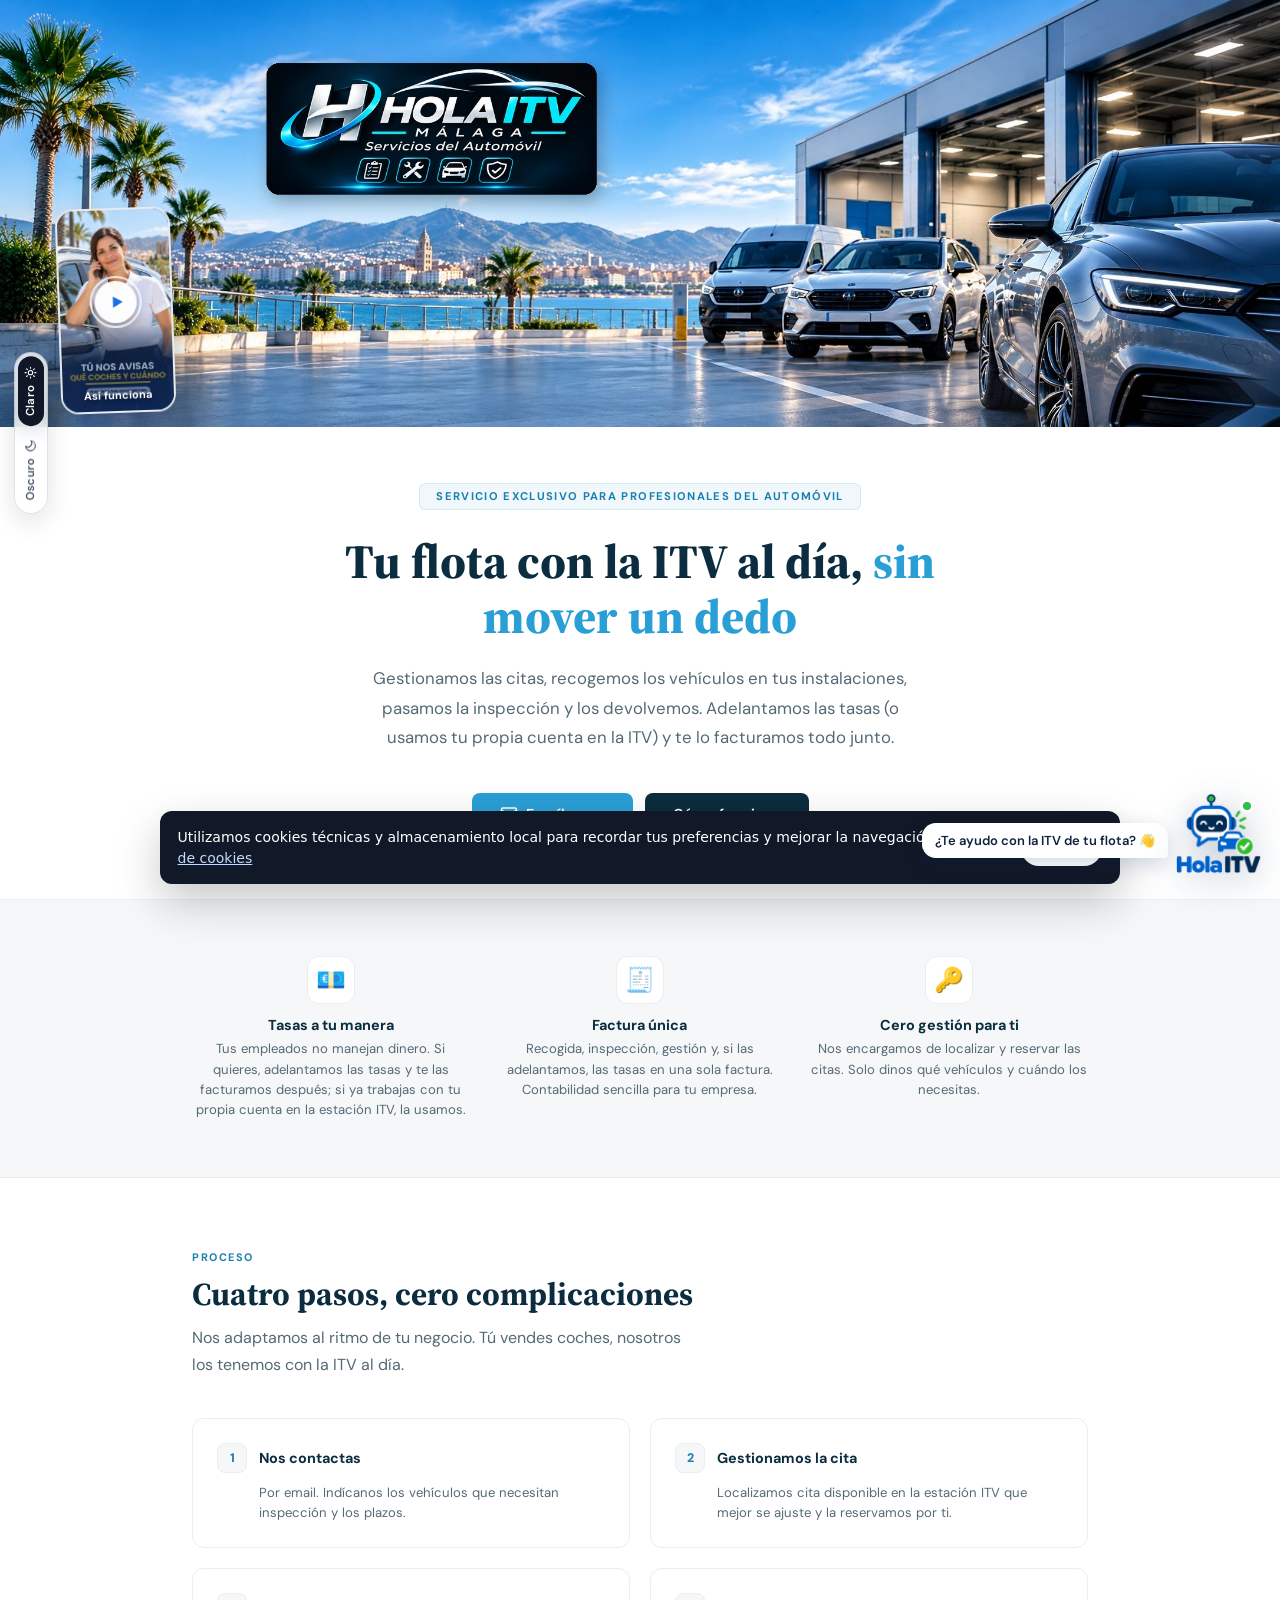
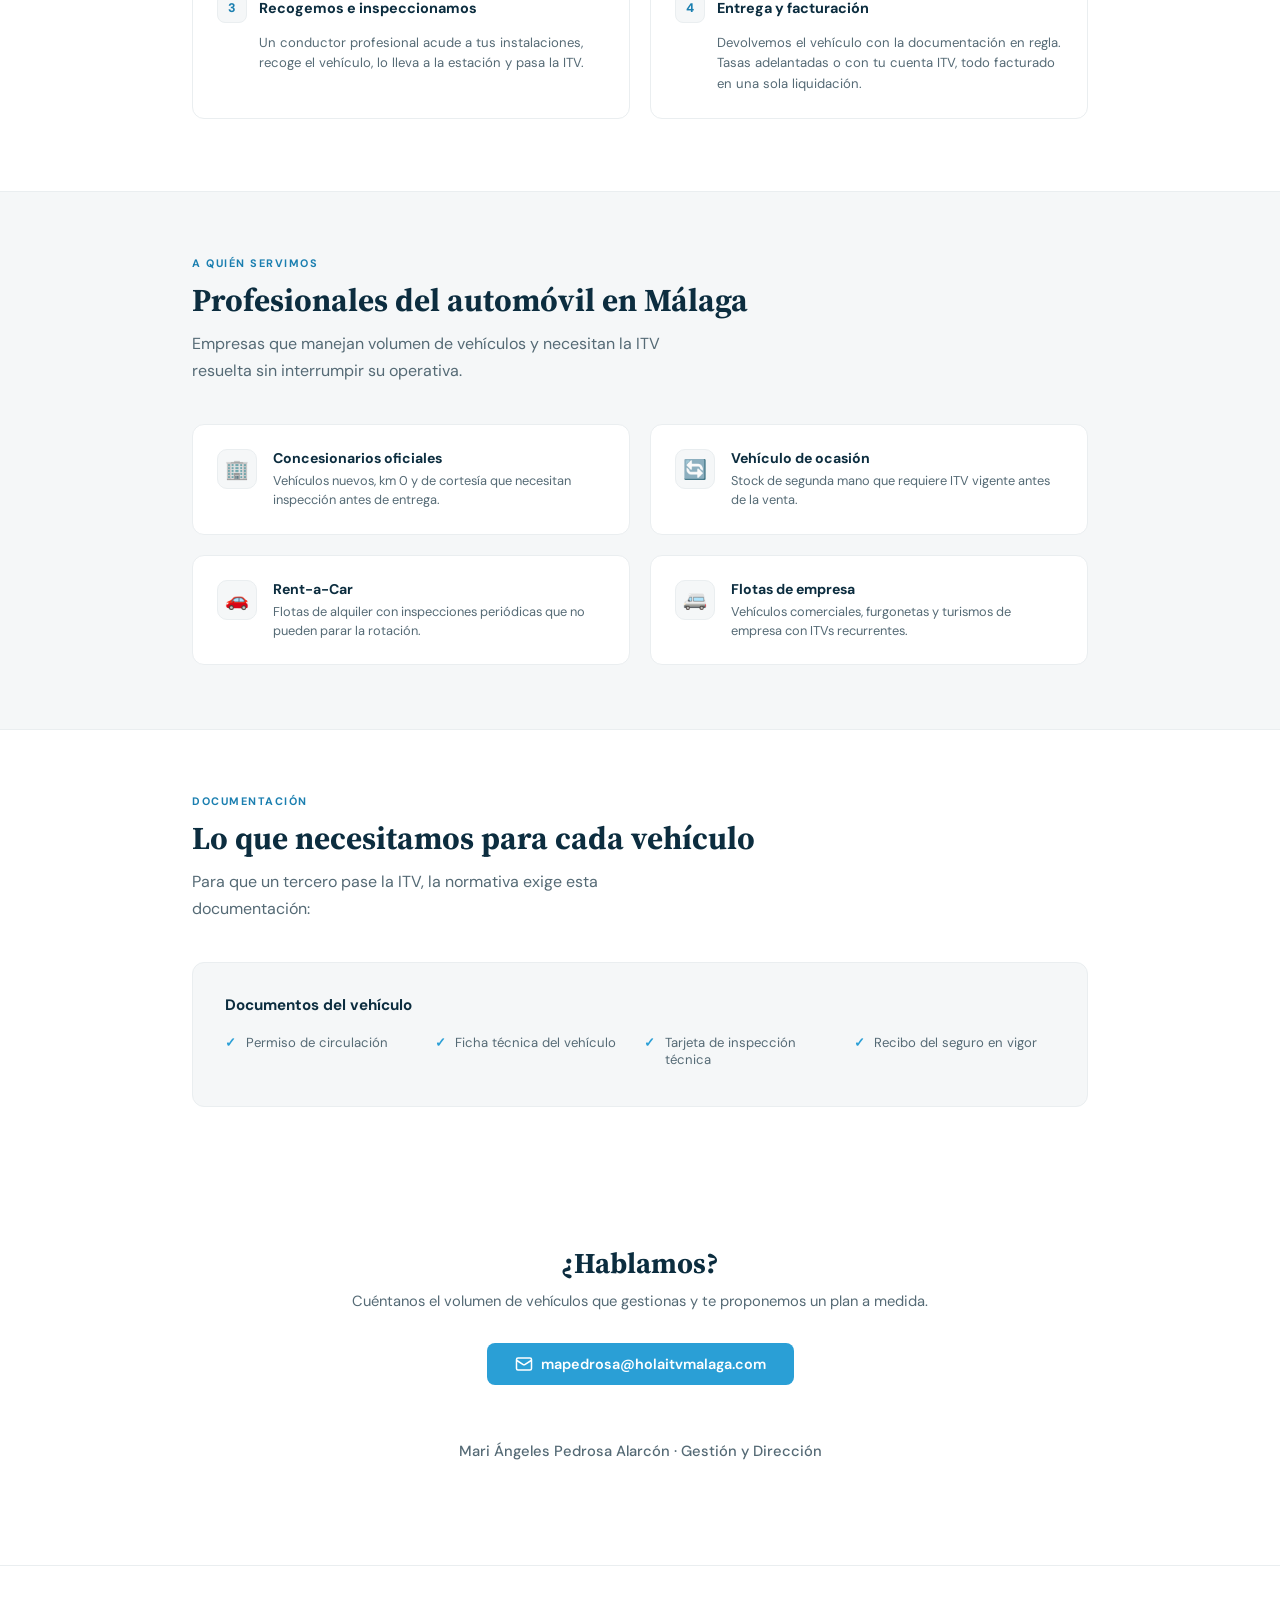
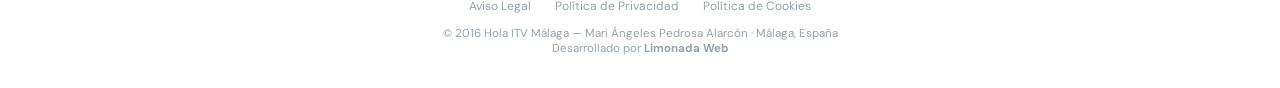
<file: index.html>
﻿<!DOCTYPE html>
<html lang="es">
<head>
<meta charset="UTF-8">
<meta name="viewport" content="width=device-width, initial-scale=1.0">
<link rel="icon" type="image/png" sizes="32x32" href="/favicon-32.png?v=2">
<link rel="apple-touch-icon" sizes="180x180" href="/apple-touch-icon.png?v=2">
<title>Hola ITV Málaga — Gestión integral de ITV para profesionales del automóvil</title>
<meta name="description" content="Servicio profesional de gestión de ITV para concesionarios, rent-a-car y flotas en Málaga. Recogida, inspección y entrega. Adelantamos las tasas o usamos tu cuenta ITV, y facturamos todo junto.">
<link rel="preconnect" href="https://fonts.googleapis.com">
<link href="https://fonts.googleapis.com/css2?family=DM+Sans:ital,wght@0,400;0,500;0,600;0,700&family=Source+Serif+4:wght@600;700;800&display=swap" rel="stylesheet">
<style>
*,*::before,*::after{margin:0;padding:0;box-sizing:border-box}
:root{
  --blue:#2a9fd6;--blue-dark:#1b7fb0;--blue-deeper:#0e5a7e;--navy:#0c2d3f;
  --white:#ffffff;--gray-50:#f5f7f8;--gray-100:#eaeef0;--gray-200:#d2d9dd;
  --gray-400:#94a3ab;--gray-600:#556a75;--gray-800:#2a3a42;
}
html{scroll-behavior:smooth;font-size:16px}
body{font-family:'DM Sans',sans-serif;color:var(--gray-800);background:var(--white);overflow-x:hidden;-webkit-font-smoothing:antialiased}
.container{max-width:960px;margin:0 auto;padding:0 2rem}

.nav{padding:1.25rem 0;border-bottom:1px solid var(--gray-100);background:var(--white);position:sticky;top:0;z-index:100}
.nav .container{display:flex;align-items:center;justify-content:space-between}
.logo-block{display:flex;align-items:center;gap:.65rem;text-decoration:none}
.logo-icon{width:42px;height:42px;background:var(--blue);border-radius:10px;display:flex;align-items:center;justify-content:center;font-family:'Source Serif 4',serif;font-size:1.5rem;font-weight:800;color:var(--white)}
.logo-text{font-weight:700;font-size:.95rem;color:var(--navy);line-height:1.2}
.logo-text span{display:block;font-size:.65rem;font-weight:500;color:var(--gray-400);letter-spacing:.06em;text-transform:uppercase;margin-top:1px}
.nav-link{font-size:.85rem;font-weight:600;color:var(--blue-dark);text-decoration:none;padding:.55rem 1.25rem;border:1.5px solid var(--blue-dark);border-radius:8px;transition:all .2s}
.nav-link:hover{background:var(--blue-dark);color:var(--white)}

.hero{padding:0;text-align:center;background:var(--white)}
.hero-img{width:100%;aspect-ratio:2171/724;overflow:hidden;background:#dbe7f5}
.hero-img img{width:100%;height:100%;object-fit:cover;object-position:center;display:block}
.hero-content{padding:3.5rem 0 4rem}
.hero-tag{display:inline-block;font-size:.7rem;font-weight:700;letter-spacing:.12em;text-transform:uppercase;color:var(--blue-dark);background:rgba(42,159,214,.07);border:1px solid rgba(42,159,214,.15);padding:.35rem 1rem;border-radius:6px;margin-bottom:1.5rem}
.hero h1{font-family:'Source Serif 4',serif;font-size:clamp(2rem,4.5vw,3rem);font-weight:800;line-height:1.15;color:var(--navy);max-width:700px;margin:0 auto 1.25rem}
.hero h1 em{font-style:normal;color:var(--blue)}
.hero p{font-size:1.05rem;line-height:1.75;color:var(--gray-600);max-width:540px;margin:0 auto 2.5rem}
.hero-actions{display:flex;gap:.75rem;justify-content:center;flex-wrap:wrap}
.btn{display:inline-flex;align-items:center;gap:.5rem;padding:.75rem 1.75rem;border-radius:8px;font-weight:600;font-size:.9rem;text-decoration:none;transition:all .2s;border:none;cursor:pointer}
.btn-primary{background:var(--navy);color:var(--white)}
.btn-primary:hover{background:var(--blue-deeper)}
.btn-email{background:var(--blue);color:var(--white)}
.btn-email:hover{background:var(--blue-dark)}
.btn-email svg{flex-shrink:0}

.diff{padding:3.5rem 0;background:var(--gray-50);border-top:1px solid var(--gray-100);border-bottom:1px solid var(--gray-100)}
.diff-grid{display:grid;grid-template-columns:repeat(3,1fr);gap:2rem;text-align:center}
.diff-item .icon{font-size:1.5rem;width:48px;height:48px;border-radius:12px;background:var(--white);border:1px solid var(--gray-100);display:inline-flex;align-items:center;justify-content:center;margin-bottom:.75rem}
.diff-item h3{font-size:.9rem;font-weight:700;color:var(--navy);margin-bottom:.35rem}
.diff-item p{font-size:.82rem;color:var(--gray-600);line-height:1.55}

.process{padding:4.5rem 0;background:var(--white)}
.section-label{font-size:.68rem;font-weight:700;letter-spacing:.14em;text-transform:uppercase;color:var(--blue-dark);margin-bottom:.5rem}
.section-title{font-family:'Source Serif 4',serif;font-size:clamp(1.5rem,3vw,2rem);font-weight:700;color:var(--navy);margin-bottom:.5rem}
.section-desc{color:var(--gray-600);line-height:1.7;margin-bottom:2.5rem;max-width:500px}
.steps{display:grid;grid-template-columns:repeat(2,1fr);gap:1.25rem}
.step{padding:1.5rem;border-radius:12px;border:1px solid var(--gray-100);background:var(--white);transition:border-color .2s}
.step:hover{border-color:var(--blue)}
.step-head{display:flex;align-items:center;gap:.75rem;margin-bottom:.6rem}
.step-num{width:30px;height:30px;border-radius:8px;flex-shrink:0;background:var(--gray-50);border:1px solid var(--gray-100);display:flex;align-items:center;justify-content:center;font-size:.78rem;font-weight:800;color:var(--blue-dark)}
.step h3{font-size:.9rem;font-weight:700;color:var(--navy)}
.step p{font-size:.82rem;color:var(--gray-600);line-height:1.55;padding-left:calc(30px + .75rem)}

.clients{padding:4rem 0;background:var(--gray-50);border-top:1px solid var(--gray-100);border-bottom:1px solid var(--gray-100)}
.clients-grid{display:grid;grid-template-columns:repeat(2,1fr);gap:1.25rem}
.client-card{padding:1.5rem;border-radius:12px;background:var(--white);border:1px solid var(--gray-100);display:flex;gap:1rem;align-items:flex-start;transition:border-color .2s}
.client-card:hover{border-color:var(--blue)}
.client-icon{width:40px;height:40px;border-radius:10px;flex-shrink:0;background:var(--gray-50);border:1px solid var(--gray-100);display:flex;align-items:center;justify-content:center;font-size:1.2rem}
.client-card h3{font-size:.88rem;font-weight:700;color:var(--navy);margin-bottom:.25rem}
.client-card p{font-size:.8rem;color:var(--gray-600);line-height:1.5}

.docs{padding:4rem 0;background:var(--white)}
.docs-box{background:var(--gray-50);border:1px solid var(--gray-100);border-radius:12px;padding:2rem}
.docs-box h3{font-size:.95rem;font-weight:700;color:var(--navy);margin-bottom:.75rem}
.docs-list{list-style:none;display:grid;grid-template-columns:repeat(auto-fit,minmax(200px,1fr));gap:.5rem}
.docs-list li{font-size:.82rem;color:var(--gray-600);padding:.4rem 0;padding-left:1.3rem;position:relative}
.docs-list li::before{content:'✓';position:absolute;left:0;color:var(--blue);font-weight:700}

.cta{padding:4.5rem 0;text-align:center;background:var(--white)}
.cta h2{font-family:'Source Serif 4',serif;font-size:clamp(1.4rem,3vw,1.8rem);font-weight:700;color:var(--navy);margin-bottom:.5rem}
.cta>p,.cta .container>p{color:var(--gray-600);margin-bottom:2rem;font-size:.92rem}
.cta-name{font-size:.82rem;color:var(--gray-400);margin-top:1.5rem;font-weight:500}

footer{padding:2rem 0;border-top:1px solid var(--gray-100);text-align:center}
.footer-links{display:flex;justify-content:center;gap:1.5rem;flex-wrap:wrap;margin-bottom:.75rem}
.footer-links a{font-size:.75rem;color:var(--gray-400);text-decoration:none}
.footer-links a:hover{color:var(--blue-dark)}
.footer-copy{font-size:.72rem;color:var(--gray-400)}

@media(max-width:700px){
  .diff-grid{grid-template-columns:1fr;gap:1.5rem}
  .steps{grid-template-columns:1fr}
  .clients-grid{grid-template-columns:1fr}
  .hero-content{padding:2.5rem 0 2.5rem}
  .hero-img{height:220px}
  .hero-img img{object-position:30% center}
  .hero-actions{flex-direction:column;align-items:center}
  .btn{width:100%;max-width:300px;justify-content:center}
  .footer-links{flex-direction:column;gap:.5rem}
}
@keyframes fadeIn{from{opacity:0;transform:translateY(16px)}to{opacity:1;transform:translateY(0)}}
.hero-tag{animation:fadeIn .5s .05s both}
.hero h1{animation:fadeIn .5s .15s both}
.hero p{animation:fadeIn .5s .25s both}
.hero-actions{animation:fadeIn .5s .35s both}
</style>
<style>
.cookie-banner{position:fixed;left:1rem;right:1rem;bottom:1rem;z-index:9999;display:none;align-items:center;justify-content:space-between;gap:1rem;max-width:960px;margin:auto;padding:1rem 1.1rem;border-radius:12px;background:#111827;color:#fff;box-shadow:0 18px 45px rgba(0,0,0,.22);font:14px/1.45 system-ui,-apple-system,BlinkMacSystemFont,"Segoe UI",sans-serif}.cookie-banner.is-visible{display:flex}.cookie-banner p{margin:0}.cookie-banner a{color:#bfdbfe;text-decoration:underline}.cookie-banner button{border:0;border-radius:999px;background:#fff;color:#111827;font-weight:700;padding:.65rem 1rem;cursor:pointer;white-space:nowrap}@media(max-width:640px){.cookie-banner{flex-direction:column;align-items:flex-start}.cookie-banner button{width:100%}}
</style>
<style>.limonada-link{color:inherit;text-decoration:none;font-weight:700}.limonada-link:hover{text-decoration:underline;text-underline-offset:3px}</style>
<style>
/* Vídeo del servicio: mini bajo las palmeras; al tocarlo se abre a lo grande */
.hero-img{position:relative}
.hero-vid{position:absolute;z-index:3;left:4.5%;bottom:14px;width:clamp(96px,9vw,132px);aspect-ratio:9/16;padding:0;margin:0;border:2px solid rgba(255,255,255,.9);border-radius:18px;overflow:hidden;background:#0f2a5e;cursor:pointer;color:#fff;font:inherit;box-shadow:0 18px 36px -12px rgba(15,42,94,.6);transform:rotate(-2deg);transition:transform .3s cubic-bezier(.2,.8,.2,1);-webkit-tap-highlight-color:transparent}
.hero-vid:hover,.hero-vid:focus-visible{transform:rotate(0) scale(1.04);outline:none}
.hero-vid:focus-visible{box-shadow:0 0 0 3px #fff,0 18px 36px -12px rgba(15,42,94,.6)}
.hero-vid video{position:absolute;inset:0;width:100%;height:100%;object-fit:cover;display:block}
.hero-vid::after{content:"";position:absolute;inset:0;background:linear-gradient(180deg,rgba(0,0,0,0) 50%,rgba(15,42,94,.75) 100%)}
.hero-vid .vplay{position:absolute;z-index:2;left:50%;top:46%;width:42px;height:42px;margin:-21px 0 0 -21px;border-radius:50%;background:rgba(255,255,255,.95);color:#1b6fe0;display:grid;place-items:center;box-shadow:0 6px 16px rgba(0,0,0,.3)}
.hero-vid .vplay::before{content:"";position:absolute;inset:-5px;border-radius:50%;border:2px solid rgba(255,255,255,.8);animation:vpulse 2.4s ease-out infinite}
.hero-vid .vplay svg{width:18px;height:18px;margin-left:3px;fill:currentColor}
.hero-vid .vtxt{position:absolute;z-index:2;left:4px;right:4px;bottom:9px;font-size:11px;font-weight:700;line-height:1.2;text-align:center;text-shadow:0 1px 4px rgba(0,0,0,.5)}
@keyframes vpulse{0%{transform:scale(.85);opacity:.9}100%{transform:scale(1.55);opacity:0}}
.vbox{position:fixed;inset:0;z-index:100000;display:flex;align-items:center;justify-content:center;padding:24px;background:rgba(10,20,40,.92);-webkit-backdrop-filter:blur(6px);backdrop-filter:blur(6px)}
.vbox[hidden]{display:none}
.vbox video{display:block;height:min(92vh,92svh);max-width:100%;aspect-ratio:9/16;background:#000;border-radius:18px;box-shadow:0 40px 80px -20px rgba(0,0,0,.8)}
.vbox-x{position:absolute;z-index:2;top:14px;right:14px;width:44px;height:44px;border:0;border-radius:50%;background:rgba(255,255,255,.16);color:#fff;font-size:30px;line-height:1;cursor:pointer;display:grid;place-items:center;padding:0}
.vbox-x:hover{background:rgba(255,255,255,.3)}
html.vbox-abierta,html.vbox-abierta body{overflow:hidden}
@media(max-width:700px){
  .hero-vid{left:10px;bottom:8px;width:62px;border-width:1.5px;border-radius:11px;transform:rotate(-2deg)}
  .hero-vid .vplay{width:28px;height:28px;margin:-14px 0 0 -14px}
  .hero-vid .vplay::before{inset:-4px}
  .hero-vid .vplay svg{width:12px;height:12px;margin-left:2px}
  .hero-vid .vtxt{display:none}
  .vbox{padding:0;background:#000;-webkit-backdrop-filter:none;backdrop-filter:none}
  .vbox video{width:100%;height:auto;max-height:100vh;max-height:100svh;border-radius:0;box-shadow:none}
  .vbox-x{top:calc(10px + env(safe-area-inset-top,0px));right:12px;background:rgba(255,255,255,.22)}
}
@media(prefers-reduced-motion:reduce){.hero-vid,.hero-vid .vplay::before{animation:none;transition:none}}
</style>
<script>try{var t=localStorage.getItem('lw-theme')||(matchMedia('(prefers-color-scheme: dark)').matches?'dark':'light');if(t==='dark')document.documentElement.setAttribute('data-theme','dark')}catch(e){}</script>
<link rel="stylesheet" href="tema.css?v=4">
</head>
<body>

<section class="hero">
  <div class="hero-img"><img src="/hero-holaitv.jpg?v=2" alt="Hola ITV Málaga — Servicios del Automóvil" fetchpriority="high">
    <button type="button" class="hero-vid" data-video aria-label="Ver el vídeo: así funciona Hola ITV Málaga (40 segundos)">
      <video muted loop playsinline autoplay preload="metadata" poster="/video/holaitv-poster.webp" aria-hidden="true" tabindex="-1"><source src="/video/holaitv-mini.mp4" type="video/mp4"></video>
      <span class="vplay" aria-hidden="true"><svg viewBox="0 0 24 24"><path d="M7 4.5v15l13-7.5z"/></svg></span>
      <span class="vtxt" aria-hidden="true">Así funciona</span>
    </button>
  </div>
  <div class="vbox" id="vbox" hidden role="dialog" aria-modal="true" aria-label="Vídeo: así funciona Hola ITV Málaga">
    <button type="button" class="vbox-x" aria-label="Cerrar el vídeo">×</button>
    <video controls playsinline preload="none" poster="/video/holaitv-poster.webp" src="/video/holaitv-spot.mp4"></video>
  </div>
  <div class="container hero-content">
    <div class="hero-tag">Servicio exclusivo para profesionales del automóvil</div>
    <h1>Tu flota con la ITV al día, <em>sin mover un dedo</em></h1>
    <p>Gestionamos las citas, recogemos los vehículos en tus instalaciones, pasamos la inspección y los devolvemos. Adelantamos las tasas (o usamos tu propia cuenta en la ITV) y te lo facturamos todo junto.</p>
    <div class="hero-actions">
      <a href="mailto:mapedrosa@holaitvmalaga.com?subject=Solicitud%20de%20servicio%20ITV" class="btn btn-email">
        <svg width="18" height="18" viewBox="0 0 24 24" fill="none" stroke="currentColor" stroke-width="2"><rect x="2" y="4" width="20" height="16" rx="2"/><path d="m22 7-8.97 5.7a1.94 1.94 0 0 1-2.06 0L2 7"/></svg>
        Escríbenos
      </a>
      <a href="#proceso" class="btn btn-primary">Cómo funciona</a>
    </div>
  </div>
</section>

<section class="diff">
  <div class="container">
    <div class="diff-grid">
      <div class="diff-item">
        <div class="icon">💶</div>
        <h3>Tasas a tu manera</h3>
        <p>Tus empleados no manejan dinero. Si quieres, adelantamos las tasas y te las facturamos después; si ya trabajas con tu propia cuenta en la estación ITV, la usamos.</p>
      </div>
      <div class="diff-item">
        <div class="icon">🧾</div>
        <h3>Factura única</h3>
        <p>Recogida, inspección, gestión y, si las adelantamos, las tasas en una sola factura. Contabilidad sencilla para tu empresa.</p>
      </div>
      <div class="diff-item">
        <div class="icon">🔑</div>
        <h3>Cero gestión para ti</h3>
        <p>Nos encargamos de localizar y reservar las citas. Solo dinos qué vehículos y cuándo los necesitas.</p>
      </div>
    </div>
  </div>
</section>

<section class="process" id="proceso">
  <div class="container">
    <div class="section-label">Proceso</div>
    <h2 class="section-title">Cuatro pasos, cero complicaciones</h2>
    <p class="section-desc">Nos adaptamos al ritmo de tu negocio. Tú vendes coches, nosotros los tenemos con la ITV al día.</p>
    <div class="steps">
      <div class="step">
        <div class="step-head"><div class="step-num">1</div><h3>Nos contactas</h3></div>
        <p>Por email. Indícanos los vehículos que necesitan inspección y los plazos.</p>
      </div>
      <div class="step">
        <div class="step-head"><div class="step-num">2</div><h3>Gestionamos la cita</h3></div>
        <p>Localizamos cita disponible en la estación ITV que mejor se ajuste y la reservamos por ti.</p>
      </div>
      <div class="step">
        <div class="step-head"><div class="step-num">3</div><h3>Recogemos e inspeccionamos</h3></div>
        <p>Un conductor profesional acude a tus instalaciones, recoge el vehículo, lo lleva a la estación y pasa la ITV.</p>
      </div>
      <div class="step">
        <div class="step-head"><div class="step-num">4</div><h3>Entrega y facturación</h3></div>
        <p>Devolvemos el vehículo con la documentación en regla. Tasas adelantadas o con tu cuenta ITV, todo facturado en una sola liquidación.</p>
      </div>
    </div>
  </div>
</section>

<section class="clients">
  <div class="container">
    <div class="section-label">A quién servimos</div>
    <h2 class="section-title">Profesionales del automóvil en Málaga</h2>
    <p class="section-desc">Empresas que manejan volumen de vehículos y necesitan la ITV resuelta sin interrumpir su operativa.</p>
    <div class="clients-grid">
      <div class="client-card">
        <div class="client-icon">🏢</div>
        <div><h3>Concesionarios oficiales</h3><p>Vehículos nuevos, km 0 y de cortesía que necesitan inspección antes de entrega.</p></div>
      </div>
      <div class="client-card">
        <div class="client-icon">🔄</div>
        <div><h3>Vehículo de ocasión</h3><p>Stock de segunda mano que requiere ITV vigente antes de la venta.</p></div>
      </div>
      <div class="client-card">
        <div class="client-icon">🚗</div>
        <div><h3>Rent-a-Car</h3><p>Flotas de alquiler con inspecciones periódicas que no pueden parar la rotación.</p></div>
      </div>
      <div class="client-card">
        <div class="client-icon">🚐</div>
        <div><h3>Flotas de empresa</h3><p>Vehículos comerciales, furgonetas y turismos de empresa con ITVs recurrentes.</p></div>
      </div>
    </div>
  </div>
</section>

<section class="docs">
  <div class="container">
    <div class="section-label">Documentación</div>
    <h2 class="section-title">Lo que necesitamos para cada vehículo</h2>
    <p class="section-desc">Para que un tercero pase la ITV, la normativa exige esta documentación:</p>
    <div class="docs-box">
      <h3>Documentos del vehículo</h3>
      <ul class="docs-list">
        <li>Permiso de circulación</li>
        <li>Ficha técnica del vehículo</li>
        <li>Tarjeta de inspección técnica</li>
        <li>Recibo del seguro en vigor</li>
      </ul>
    </div>
  </div>
</section>

<section class="cta">
  <div class="container">
    <h2>¿Hablamos?</h2>
    <p>Cuéntanos el volumen de vehículos que gestionas y te proponemos un plan a medida.</p>
    <a href="mailto:mapedrosa@holaitvmalaga.com?subject=Solicitud%20de%20servicio%20ITV" class="btn btn-email" style="margin-bottom:2rem">
      <svg width="18" height="18" viewBox="0 0 24 24" fill="none" stroke="currentColor" stroke-width="2"><rect x="2" y="4" width="20" height="16" rx="2"/><path d="m22 7-8.97 5.7a1.94 1.94 0 0 1-2.06 0L2 7"/></svg>
      mapedrosa@holaitvmalaga.com
    </a>
    <p class="cta-name">Mari Ángeles Pedrosa Alarcón · Gestión y Dirección</p>
  </div>
</section>

<footer>
  <div class="container">
    <div class="footer-links">
      <a href="/aviso-legal.html">Aviso Legal</a>
      <a href="/politica-privacidad.html">Política de Privacidad</a>
      <a href="/politica-cookies.html">Política de Cookies</a>
    </div>
    <p class="footer-copy">© 2016 Hola ITV Málaga — Mari Ángeles Pedrosa Alarcón · Málaga, España</p>
    <p class="footer-copy">Desarrollado por <a class="limonada-link" href="https://www.limonadaweb.com/" target="_blank" rel="noopener">Limonada Web</a></p>
  </div>
</footer>

<div class="cookie-banner" id="cookie-banner" role="region" aria-label="Aviso de cookies">
  <p>Utilizamos cookies técnicas y almacenamiento local para recordar tus preferencias y mejorar la navegación. <a href="/politica-cookies.html">Política de cookies</a></p>
  <button type="button" id="cookie-accept">Aceptar</button>
</div>
<script>
(function(){
  var key = 'limonada_cookie_ok_holaitvmalaga';
  var banner = document.getElementById('cookie-banner');
  var button = document.getElementById('cookie-accept');
  if (!banner || !button) return;
  try { if (localStorage.getItem(key) === '1') return; } catch (e) {}
  banner.classList.add('is-visible');
  button.addEventListener('click', function(){
    try { localStorage.setItem(key, '1'); } catch (e) {}
    banner.classList.remove('is-visible');
  });
})();
</script>
<script>
/* Vídeo: la mini abre el vídeo en grande; Esc, la X o tocar fuera lo cierran */
(function(){
  var box=document.getElementById("vbox");if(!box)return;
  var v=box.querySelector("video"),x=box.querySelector(".vbox-x"),mini=document.querySelector(".hero-vid"),mv=mini?mini.querySelector("video"):null,last=null;
  var quieto=window.matchMedia&&matchMedia("(prefers-reduced-motion: reduce)").matches;
  function play(el){var p=el.play();if(p&&p.catch)p.catch(function(){})}
  function abrir(e){if(e){e.preventDefault();e.stopPropagation()}last=document.activeElement;box.hidden=false;document.documentElement.classList.add("vbox-abierta");if(mv)mv.pause();x.focus();play(v)}
  function cerrar(){if(box.hidden)return;box.hidden=true;document.documentElement.classList.remove("vbox-abierta");v.pause();try{v.currentTime=0}catch(err){}if(mv&&!quieto)play(mv);if(last&&last.focus)last.focus()}
  document.querySelectorAll("[data-video]").forEach(function(el){el.addEventListener("click",abrir)});
  x.addEventListener("click",cerrar);
  box.addEventListener("click",function(e){if(e.target===box)cerrar()});
  document.addEventListener("keydown",function(e){if(e.key==="Escape")cerrar()});
  v.addEventListener("ended",function(){setTimeout(cerrar,600)});
  if(mv){
    if(quieto){mv.removeAttribute("autoplay");mv.pause()}
    else if("IntersectionObserver" in window){new IntersectionObserver(function(es){es.forEach(function(en){if(box.hidden&&en.isIntersecting)play(mv);else mv.pause()})},{threshold:.2}).observe(mv)}
  }
})();
</script>
<script src="/holaitv-bot.js" defer></script>
<script src="tema.js?v=5" defer></script>
</body>
</html>
</file>
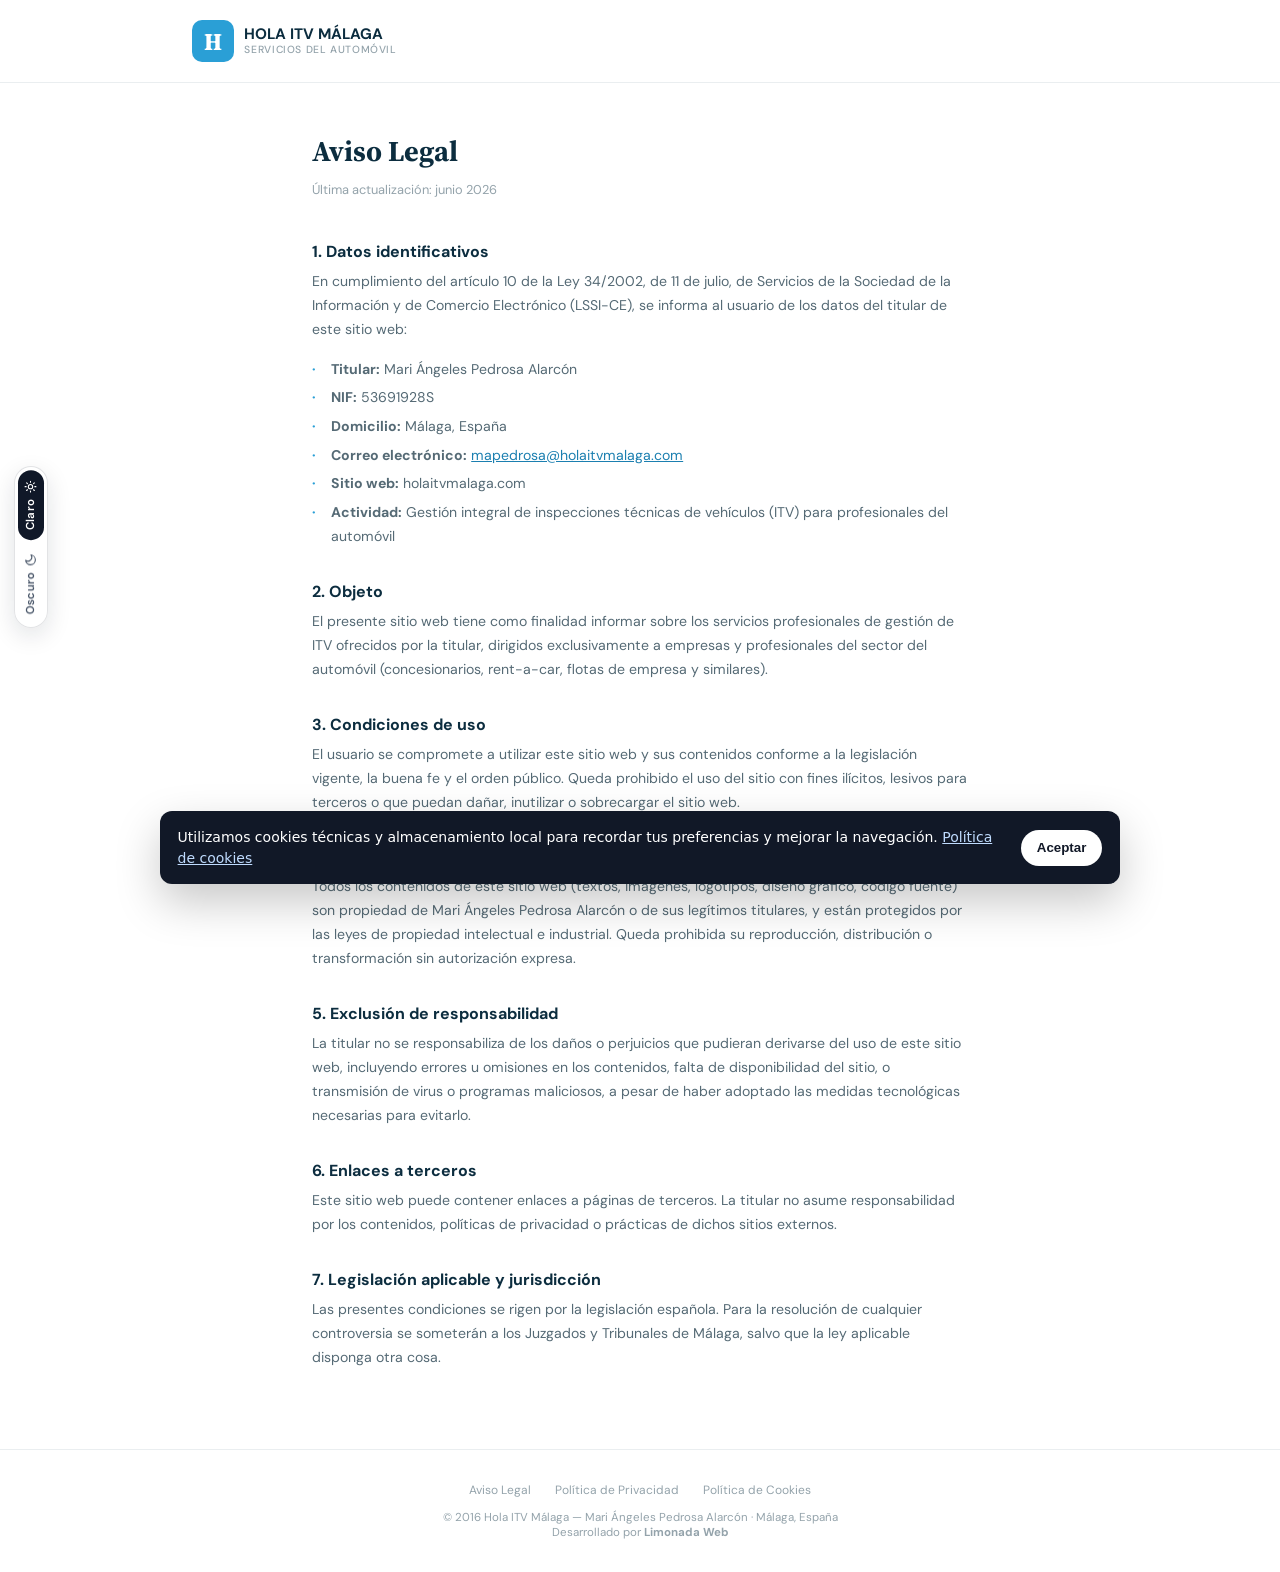
<file: aviso-legal.html>
﻿<!DOCTYPE html>
<html lang="es">
<head>
<meta charset="UTF-8">
<meta name="viewport" content="width=device-width, initial-scale=1.0">
<link rel="icon" type="image/png" sizes="32x32" href="/favicon-32.png?v=2">
<title>Aviso Legal — Hola ITV Málaga</title>
<link rel="preconnect" href="https://fonts.googleapis.com">
<link href="https://fonts.googleapis.com/css2?family=DM+Sans:wght@400;500;600;700&family=Source+Serif+4:wght@600;700;800&display=swap" rel="stylesheet">
<style>
*,*::before,*::after{margin:0;padding:0;box-sizing:border-box}
:root{--blue:#2a9fd6;--blue-dark:#1b7fb0;--navy:#0c2d3f;--white:#fff;--gray-50:#f5f7f8;--gray-100:#eaeef0;--gray-400:#94a3ab;--gray-600:#556a75;--gray-800:#2a3a42}
html{font-size:16px}body{font-family:'DM Sans',sans-serif;color:var(--gray-800);background:var(--white);-webkit-font-smoothing:antialiased}
.container{max-width:720px;margin:0 auto;padding:0 2rem}
.nav{padding:1.25rem 0;border-bottom:1px solid var(--gray-100);background:var(--white)}
.nav .nav-inner{max-width:960px;margin:0 auto;padding:0 2rem;display:flex;align-items:center;justify-content:space-between}
.logo-block{display:flex;align-items:center;gap:.65rem;text-decoration:none}
.logo-icon{width:42px;height:42px;background:var(--blue);border-radius:10px;display:flex;align-items:center;justify-content:center;font-family:'Source Serif 4',serif;font-size:1.5rem;font-weight:800;color:var(--white)}
.logo-text{font-weight:700;font-size:.95rem;color:var(--navy);line-height:1.2}
.logo-text span{display:block;font-size:.65rem;font-weight:500;color:var(--gray-400);letter-spacing:.06em;text-transform:uppercase;margin-top:1px}
.legal{padding:3rem 0 4rem}
.legal h1{font-family:'Source Serif 4',serif;font-size:1.8rem;font-weight:700;color:var(--navy);margin-bottom:.5rem}
.legal .updated{font-size:.8rem;color:var(--gray-400);margin-bottom:2.5rem}
.legal h2{font-size:1rem;font-weight:700;color:var(--navy);margin:2rem 0 .5rem}
.legal p{font-size:.88rem;color:var(--gray-600);line-height:1.7;margin-bottom:1rem}
.legal ul{list-style:none;margin-bottom:1rem}
.legal ul li{font-size:.88rem;color:var(--gray-600);line-height:1.7;padding-left:1.2rem;position:relative;margin-bottom:.3rem}
.legal ul li::before{content:'·';position:absolute;left:0;font-weight:700;color:var(--blue)}
.legal a{color:var(--blue-dark)}
footer{padding:2rem 0;border-top:1px solid var(--gray-100);text-align:center}
.footer-links{display:flex;justify-content:center;gap:1.5rem;flex-wrap:wrap;margin-bottom:.75rem}
.footer-links a{font-size:.75rem;color:var(--gray-400);text-decoration:none}
.footer-links a:hover{color:var(--blue-dark)}
.footer-copy{font-size:.72rem;color:var(--gray-400)}
</style>
<style>
.cookie-banner{position:fixed;left:1rem;right:1rem;bottom:1rem;z-index:9999;display:none;align-items:center;justify-content:space-between;gap:1rem;max-width:960px;margin:auto;padding:1rem 1.1rem;border-radius:12px;background:#111827;color:#fff;box-shadow:0 18px 45px rgba(0,0,0,.22);font:14px/1.45 system-ui,-apple-system,BlinkMacSystemFont,"Segoe UI",sans-serif}.cookie-banner.is-visible{display:flex}.cookie-banner p{margin:0}.cookie-banner a{color:#bfdbfe;text-decoration:underline}.cookie-banner button{border:0;border-radius:999px;background:#fff;color:#111827;font-weight:700;padding:.65rem 1rem;cursor:pointer;white-space:nowrap}@media(max-width:640px){.cookie-banner{flex-direction:column;align-items:flex-start}.cookie-banner button{width:100%}}
</style>
<style>.limonada-link{color:inherit;text-decoration:none;font-weight:700}.limonada-link:hover{text-decoration:underline;text-underline-offset:3px}</style>
<script>try{var t=localStorage.getItem('lw-theme')||(matchMedia('(prefers-color-scheme: dark)').matches?'dark':'light');if(t==='dark')document.documentElement.setAttribute('data-theme','dark')}catch(e){}</script>
<link rel="stylesheet" href="tema.css?v=4">
</head>
<body>
<nav class="nav"><div class="nav-inner">
  <a href="/" class="logo-block"><div class="logo-icon">H</div><div class="logo-text">HOLA ITV MÁLAGA<span>Servicios del Automóvil</span></div></a>
</div></nav>

<main class="legal">
<div class="container">
<h1>Aviso Legal</h1>
<p class="updated">Última actualización: junio 2026</p>

<h2>1. Datos identificativos</h2>
<p>En cumplimiento del artículo 10 de la Ley 34/2002, de 11 de julio, de Servicios de la Sociedad de la Información y de Comercio Electrónico (LSSI-CE), se informa al usuario de los datos del titular de este sitio web:</p>
<ul>
  <li><strong>Titular:</strong> Mari Ángeles Pedrosa Alarcón</li>
  <li><strong>NIF:</strong> 53691928S</li>
  <li><strong>Domicilio:</strong> Málaga, España</li>
  <li><strong>Correo electrónico:</strong> <a href="mailto:mapedrosa@holaitvmalaga.com">mapedrosa@holaitvmalaga.com</a></li>
  <li><strong>Sitio web:</strong> holaitvmalaga.com</li>
  <li><strong>Actividad:</strong> Gestión integral de inspecciones técnicas de vehículos (ITV) para profesionales del automóvil</li>
</ul>

<h2>2. Objeto</h2>
<p>El presente sitio web tiene como finalidad informar sobre los servicios profesionales de gestión de ITV ofrecidos por la titular, dirigidos exclusivamente a empresas y profesionales del sector del automóvil (concesionarios, rent-a-car, flotas de empresa y similares).</p>

<h2>3. Condiciones de uso</h2>
<p>El usuario se compromete a utilizar este sitio web y sus contenidos conforme a la legislación vigente, la buena fe y el orden público. Queda prohibido el uso del sitio con fines ilícitos, lesivos para terceros o que puedan dañar, inutilizar o sobrecargar el sitio web.</p>

<h2>4. Propiedad intelectual e industrial</h2>
<p>Todos los contenidos de este sitio web (textos, imágenes, logotipos, diseño gráfico, código fuente) son propiedad de Mari Ángeles Pedrosa Alarcón o de sus legítimos titulares, y están protegidos por las leyes de propiedad intelectual e industrial. Queda prohibida su reproducción, distribución o transformación sin autorización expresa.</p>

<h2>5. Exclusión de responsabilidad</h2>
<p>La titular no se responsabiliza de los daños o perjuicios que pudieran derivarse del uso de este sitio web, incluyendo errores u omisiones en los contenidos, falta de disponibilidad del sitio, o transmisión de virus o programas maliciosos, a pesar de haber adoptado las medidas tecnológicas necesarias para evitarlo.</p>

<h2>6. Enlaces a terceros</h2>
<p>Este sitio web puede contener enlaces a páginas de terceros. La titular no asume responsabilidad por los contenidos, políticas de privacidad o prácticas de dichos sitios externos.</p>

<h2>7. Legislación aplicable y jurisdicción</h2>
<p>Las presentes condiciones se rigen por la legislación española. Para la resolución de cualquier controversia se someterán a los Juzgados y Tribunales de Málaga, salvo que la ley aplicable disponga otra cosa.</p>
</div>
</main>

<footer><div class="container">
  <div class="footer-links"><a href="/aviso-legal.html">Aviso Legal</a><a href="/politica-privacidad.html">Política de Privacidad</a><a href="/politica-cookies.html">Política de Cookies</a></div>
  <p class="footer-copy">© 2016 Hola ITV Málaga — Mari Ángeles Pedrosa Alarcón · Málaga, España</p>
  <p class="footer-copy">Desarrollado por <a class="limonada-link" href="https://www.limonadaweb.com/" target="_blank" rel="noopener">Limonada Web</a></p>
</div></footer>
<div class="cookie-banner" id="cookie-banner" role="region" aria-label="Aviso de cookies">
  <p>Utilizamos cookies técnicas y almacenamiento local para recordar tus preferencias y mejorar la navegación. <a href="/politica-cookies.html">Política de cookies</a></p>
  <button type="button" id="cookie-accept">Aceptar</button>
</div>
<script>
(function(){
  var key = 'limonada_cookie_ok_holaitvmalaga';
  var banner = document.getElementById('cookie-banner');
  var button = document.getElementById('cookie-accept');
  if (!banner || !button) return;
  try { if (localStorage.getItem(key) === '1') return; } catch (e) {}
  banner.classList.add('is-visible');
  button.addEventListener('click', function(){
    try { localStorage.setItem(key, '1'); } catch (e) {}
    banner.classList.remove('is-visible');
  });
})();
</script>
<script src="tema.js?v=5" defer></script>
</body>
</html>
</file>
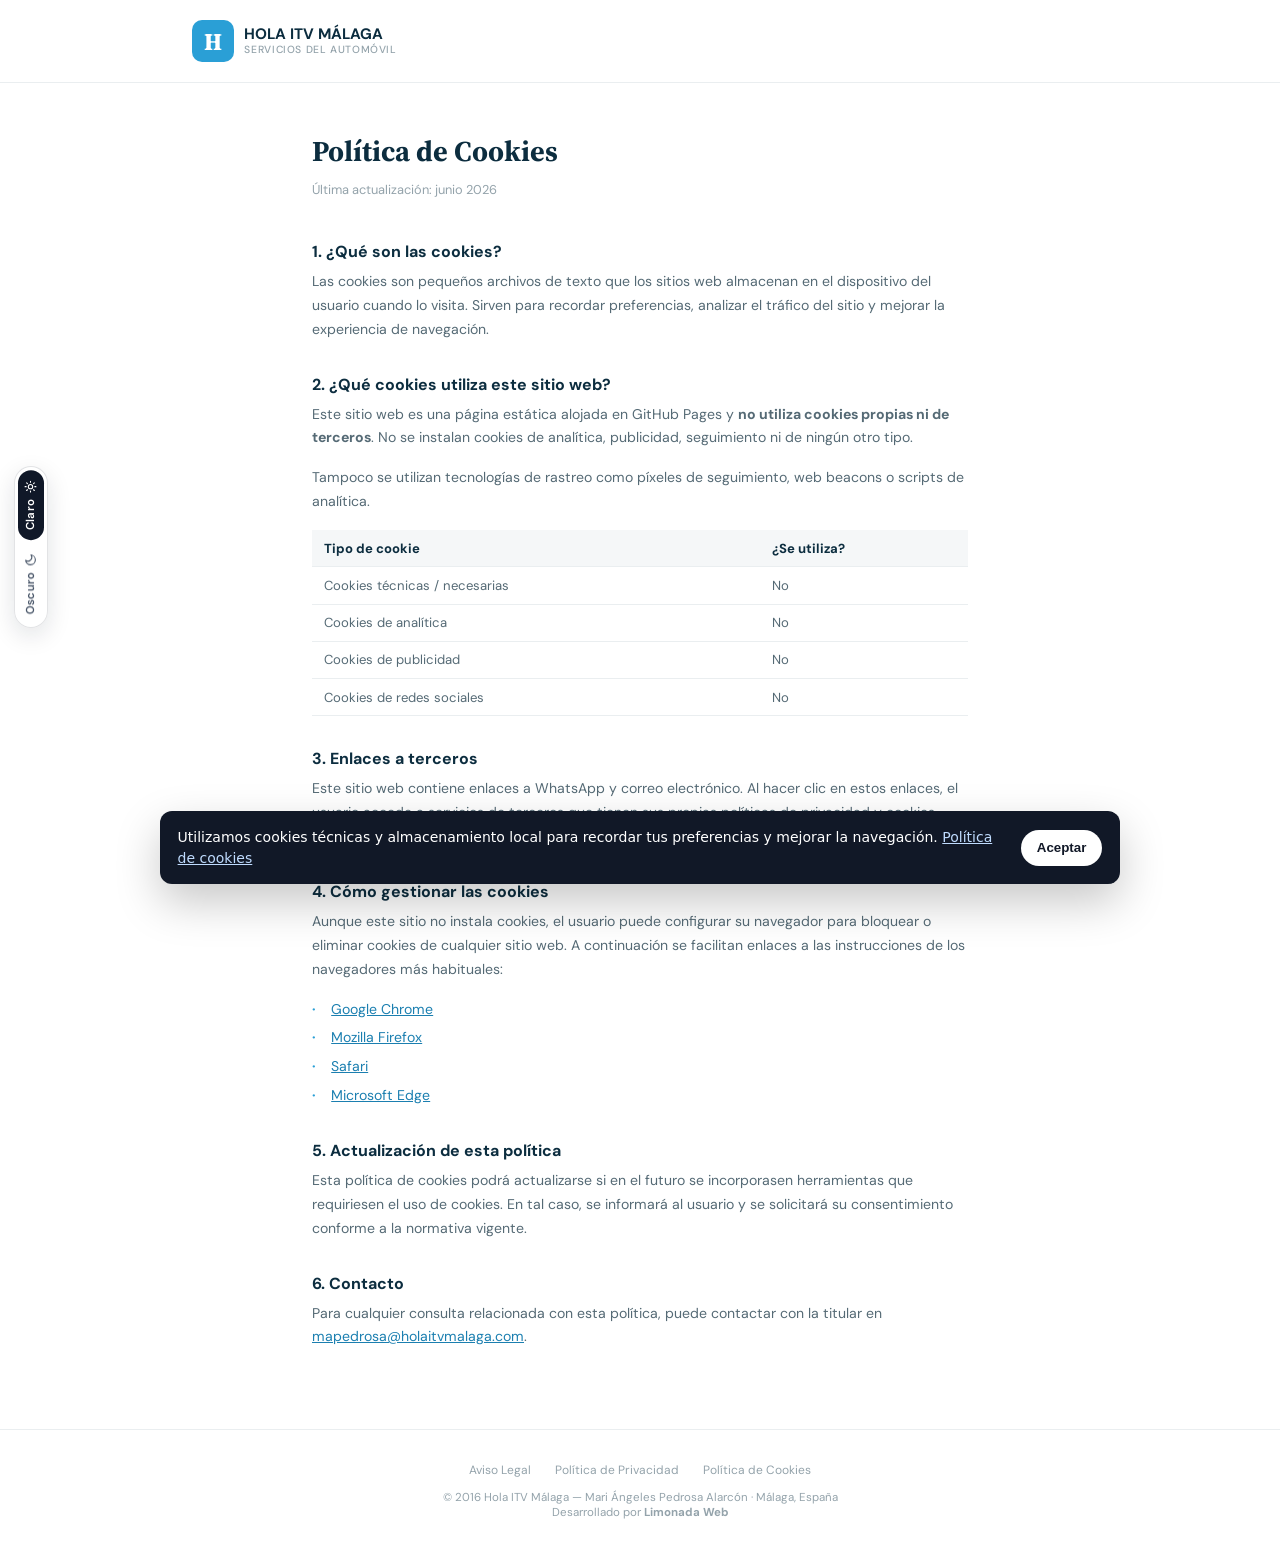
<file: politica-cookies.html>
﻿<!DOCTYPE html>
<html lang="es">
<head>
<meta charset="UTF-8">
<meta name="viewport" content="width=device-width, initial-scale=1.0">
<link rel="icon" type="image/png" sizes="32x32" href="/favicon-32.png?v=2">
<title>Política de Cookies — Hola ITV Málaga</title>
<link rel="preconnect" href="https://fonts.googleapis.com">
<link href="https://fonts.googleapis.com/css2?family=DM+Sans:wght@400;500;600;700&family=Source+Serif+4:wght@600;700;800&display=swap" rel="stylesheet">
<style>
*,*::before,*::after{margin:0;padding:0;box-sizing:border-box}
:root{--blue:#2a9fd6;--blue-dark:#1b7fb0;--navy:#0c2d3f;--white:#fff;--gray-50:#f5f7f8;--gray-100:#eaeef0;--gray-400:#94a3ab;--gray-600:#556a75;--gray-800:#2a3a42}
html{font-size:16px}body{font-family:'DM Sans',sans-serif;color:var(--gray-800);background:var(--white);-webkit-font-smoothing:antialiased}
.container{max-width:720px;margin:0 auto;padding:0 2rem}
.nav{padding:1.25rem 0;border-bottom:1px solid var(--gray-100);background:var(--white)}
.nav .nav-inner{max-width:960px;margin:0 auto;padding:0 2rem;display:flex;align-items:center;justify-content:space-between}
.logo-block{display:flex;align-items:center;gap:.65rem;text-decoration:none}
.logo-icon{width:42px;height:42px;background:var(--blue);border-radius:10px;display:flex;align-items:center;justify-content:center;font-family:'Source Serif 4',serif;font-size:1.5rem;font-weight:800;color:var(--white)}
.logo-text{font-weight:700;font-size:.95rem;color:var(--navy);line-height:1.2}
.logo-text span{display:block;font-size:.65rem;font-weight:500;color:var(--gray-400);letter-spacing:.06em;text-transform:uppercase;margin-top:1px}
.legal{padding:3rem 0 4rem}
.legal h1{font-family:'Source Serif 4',serif;font-size:1.8rem;font-weight:700;color:var(--navy);margin-bottom:.5rem}
.legal .updated{font-size:.8rem;color:var(--gray-400);margin-bottom:2.5rem}
.legal h2{font-size:1rem;font-weight:700;color:var(--navy);margin:2rem 0 .5rem}
.legal p{font-size:.88rem;color:var(--gray-600);line-height:1.7;margin-bottom:1rem}
.legal ul{list-style:none;margin-bottom:1rem}
.legal ul li{font-size:.88rem;color:var(--gray-600);line-height:1.7;padding-left:1.2rem;position:relative;margin-bottom:.3rem}
.legal ul li::before{content:'·';position:absolute;left:0;font-weight:700;color:var(--blue)}
.legal a{color:var(--blue-dark)}
.legal table{width:100%;border-collapse:collapse;margin:1rem 0;font-size:.82rem}
.legal th,.legal td{text-align:left;padding:.6rem .75rem;border-bottom:1px solid var(--gray-100)}
.legal th{font-weight:700;color:var(--navy);background:var(--gray-50)}
.legal td{color:var(--gray-600)}
footer{padding:2rem 0;border-top:1px solid var(--gray-100);text-align:center}
.footer-links{display:flex;justify-content:center;gap:1.5rem;flex-wrap:wrap;margin-bottom:.75rem}
.footer-links a{font-size:.75rem;color:var(--gray-400);text-decoration:none}
.footer-links a:hover{color:var(--blue-dark)}
.footer-copy{font-size:.72rem;color:var(--gray-400)}
</style>
<style>
.cookie-banner{position:fixed;left:1rem;right:1rem;bottom:1rem;z-index:9999;display:none;align-items:center;justify-content:space-between;gap:1rem;max-width:960px;margin:auto;padding:1rem 1.1rem;border-radius:12px;background:#111827;color:#fff;box-shadow:0 18px 45px rgba(0,0,0,.22);font:14px/1.45 system-ui,-apple-system,BlinkMacSystemFont,"Segoe UI",sans-serif}.cookie-banner.is-visible{display:flex}.cookie-banner p{margin:0}.cookie-banner a{color:#bfdbfe;text-decoration:underline}.cookie-banner button{border:0;border-radius:999px;background:#fff;color:#111827;font-weight:700;padding:.65rem 1rem;cursor:pointer;white-space:nowrap}@media(max-width:640px){.cookie-banner{flex-direction:column;align-items:flex-start}.cookie-banner button{width:100%}}
</style>
<style>.limonada-link{color:inherit;text-decoration:none;font-weight:700}.limonada-link:hover{text-decoration:underline;text-underline-offset:3px}</style>
<script>try{var t=localStorage.getItem('lw-theme')||(matchMedia('(prefers-color-scheme: dark)').matches?'dark':'light');if(t==='dark')document.documentElement.setAttribute('data-theme','dark')}catch(e){}</script>
<link rel="stylesheet" href="tema.css?v=4">
</head>
<body>
<nav class="nav"><div class="nav-inner">
  <a href="/" class="logo-block"><div class="logo-icon">H</div><div class="logo-text">HOLA ITV MÁLAGA<span>Servicios del Automóvil</span></div></a>
</div></nav>

<main class="legal">
<div class="container">
<h1>Política de Cookies</h1>
<p class="updated">Última actualización: junio 2026</p>

<h2>1. ¿Qué son las cookies?</h2>
<p>Las cookies son pequeños archivos de texto que los sitios web almacenan en el dispositivo del usuario cuando lo visita. Sirven para recordar preferencias, analizar el tráfico del sitio y mejorar la experiencia de navegación.</p>

<h2>2. ¿Qué cookies utiliza este sitio web?</h2>
<p>Este sitio web es una página estática alojada en GitHub Pages y <strong>no utiliza cookies propias ni de terceros</strong>. No se instalan cookies de analítica, publicidad, seguimiento ni de ningún otro tipo.</p>
<p>Tampoco se utilizan tecnologías de rastreo como píxeles de seguimiento, web beacons o scripts de analítica.</p>

<table>
  <thead><tr><th>Tipo de cookie</th><th>¿Se utiliza?</th></tr></thead>
  <tbody>
    <tr><td>Cookies técnicas / necesarias</td><td>No</td></tr>
    <tr><td>Cookies de analítica</td><td>No</td></tr>
    <tr><td>Cookies de publicidad</td><td>No</td></tr>
    <tr><td>Cookies de redes sociales</td><td>No</td></tr>
  </tbody>
</table>

<h2>3. Enlaces a terceros</h2>
<p>Este sitio web contiene enlaces a WhatsApp y correo electrónico. Al hacer clic en estos enlaces, el usuario accede a servicios de terceros que tienen sus propias políticas de privacidad y cookies, sobre las que la titular no tiene control.</p>

<h2>4. Cómo gestionar las cookies</h2>
<p>Aunque este sitio no instala cookies, el usuario puede configurar su navegador para bloquear o eliminar cookies de cualquier sitio web. A continuación se facilitan enlaces a las instrucciones de los navegadores más habituales:</p>
<ul>
  <li><a href="https://support.google.com/chrome/answer/95647" target="_blank" rel="noopener">Google Chrome</a></li>
  <li><a href="https://support.mozilla.org/es/kb/cookies-informacion-que-los-sitios-web-guardan-en-" target="_blank" rel="noopener">Mozilla Firefox</a></li>
  <li><a href="https://support.apple.com/es-es/guide/safari/sfri11471/mac" target="_blank" rel="noopener">Safari</a></li>
  <li><a href="https://support.microsoft.com/es-es/microsoft-edge/eliminar-cookies-en-microsoft-edge-63947406-40ac-c3b8-57b9-2a946a29ae09" target="_blank" rel="noopener">Microsoft Edge</a></li>
</ul>

<h2>5. Actualización de esta política</h2>
<p>Esta política de cookies podrá actualizarse si en el futuro se incorporasen herramientas que requiriesen el uso de cookies. En tal caso, se informará al usuario y se solicitará su consentimiento conforme a la normativa vigente.</p>

<h2>6. Contacto</h2>
<p>Para cualquier consulta relacionada con esta política, puede contactar con la titular en <a href="mailto:mapedrosa@holaitvmalaga.com">mapedrosa@holaitvmalaga.com</a>.</p>
</div>
</main>

<footer><div class="container">
  <div class="footer-links"><a href="/aviso-legal.html">Aviso Legal</a><a href="/politica-privacidad.html">Política de Privacidad</a><a href="/politica-cookies.html">Política de Cookies</a></div>
  <p class="footer-copy">© 2016 Hola ITV Málaga — Mari Ángeles Pedrosa Alarcón · Málaga, España</p>
  <p class="footer-copy">Desarrollado por <a class="limonada-link" href="https://www.limonadaweb.com/" target="_blank" rel="noopener">Limonada Web</a></p>
</div></footer>
<div class="cookie-banner" id="cookie-banner" role="region" aria-label="Aviso de cookies">
  <p>Utilizamos cookies técnicas y almacenamiento local para recordar tus preferencias y mejorar la navegación. <a href="/politica-cookies.html">Política de cookies</a></p>
  <button type="button" id="cookie-accept">Aceptar</button>
</div>
<script>
(function(){
  var key = 'limonada_cookie_ok_holaitvmalaga';
  var banner = document.getElementById('cookie-banner');
  var button = document.getElementById('cookie-accept');
  if (!banner || !button) return;
  try { if (localStorage.getItem(key) === '1') return; } catch (e) {}
  banner.classList.add('is-visible');
  button.addEventListener('click', function(){
    try { localStorage.setItem(key, '1'); } catch (e) {}
    banner.classList.remove('is-visible');
  });
})();
</script>
<script src="tema.js?v=5" defer></script>
</body>
</html>
</file>
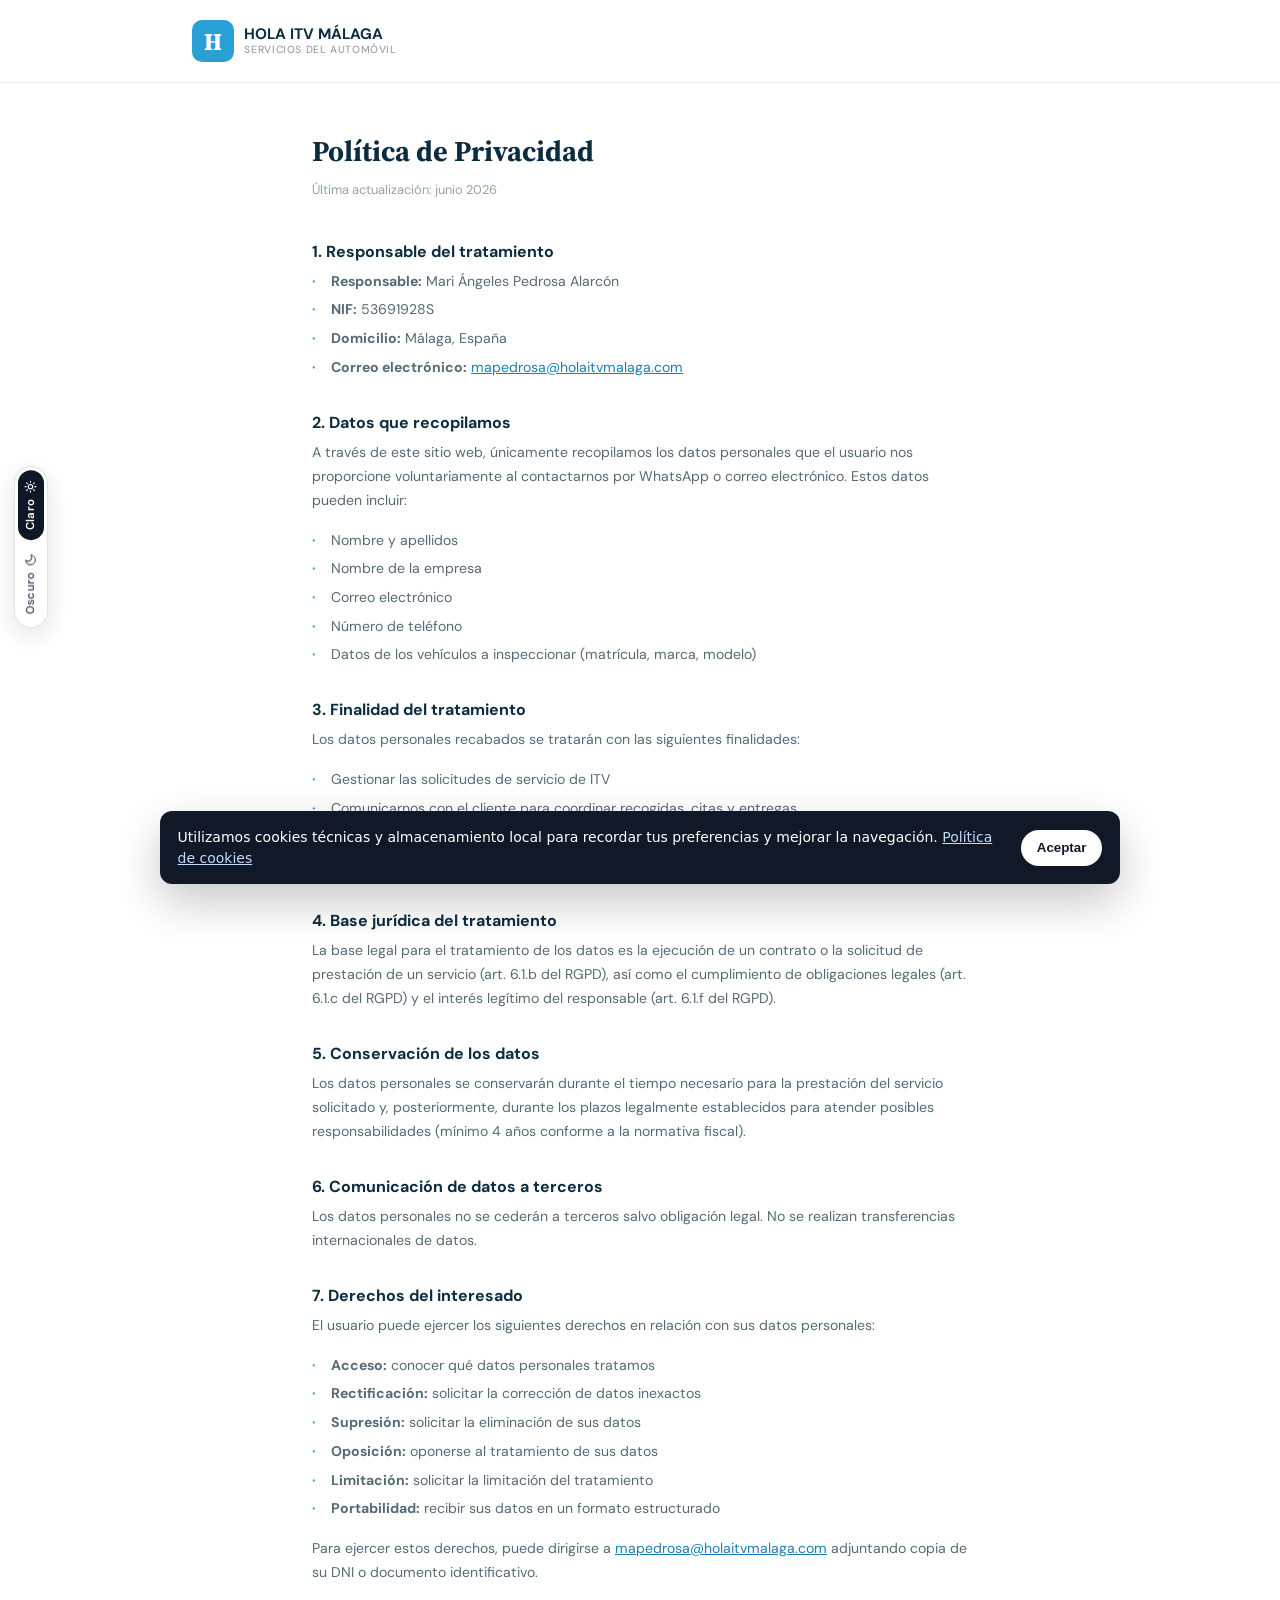
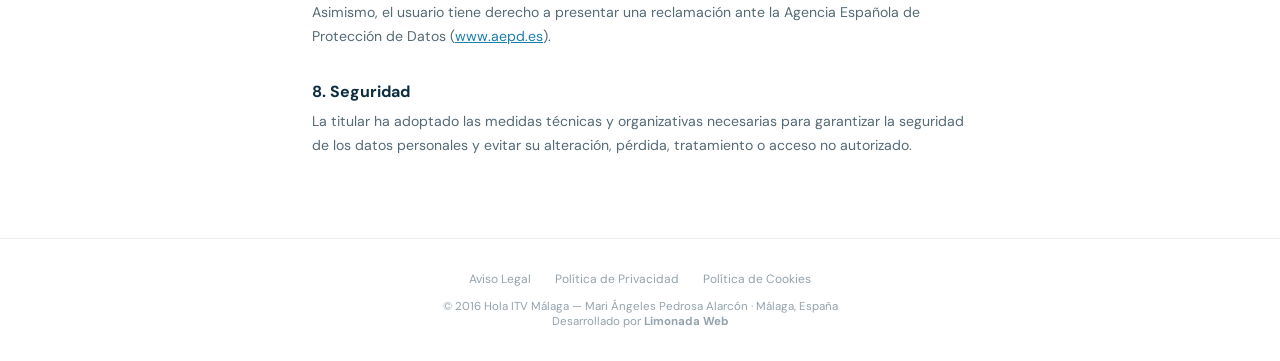
<file: politica-privacidad.html>
﻿<!DOCTYPE html>
<html lang="es">
<head>
<meta charset="UTF-8">
<meta name="viewport" content="width=device-width, initial-scale=1.0">
<link rel="icon" type="image/png" sizes="32x32" href="/favicon-32.png?v=2">
<title>Política de Privacidad — Hola ITV Málaga</title>
<link rel="preconnect" href="https://fonts.googleapis.com">
<link href="https://fonts.googleapis.com/css2?family=DM+Sans:wght@400;500;600;700&family=Source+Serif+4:wght@600;700;800&display=swap" rel="stylesheet">
<style>
*,*::before,*::after{margin:0;padding:0;box-sizing:border-box}
:root{--blue:#2a9fd6;--blue-dark:#1b7fb0;--navy:#0c2d3f;--white:#fff;--gray-50:#f5f7f8;--gray-100:#eaeef0;--gray-400:#94a3ab;--gray-600:#556a75;--gray-800:#2a3a42}
html{font-size:16px}body{font-family:'DM Sans',sans-serif;color:var(--gray-800);background:var(--white);-webkit-font-smoothing:antialiased}
.container{max-width:720px;margin:0 auto;padding:0 2rem}
.nav{padding:1.25rem 0;border-bottom:1px solid var(--gray-100);background:var(--white)}
.nav .nav-inner{max-width:960px;margin:0 auto;padding:0 2rem;display:flex;align-items:center;justify-content:space-between}
.logo-block{display:flex;align-items:center;gap:.65rem;text-decoration:none}
.logo-icon{width:42px;height:42px;background:var(--blue);border-radius:10px;display:flex;align-items:center;justify-content:center;font-family:'Source Serif 4',serif;font-size:1.5rem;font-weight:800;color:var(--white)}
.logo-text{font-weight:700;font-size:.95rem;color:var(--navy);line-height:1.2}
.logo-text span{display:block;font-size:.65rem;font-weight:500;color:var(--gray-400);letter-spacing:.06em;text-transform:uppercase;margin-top:1px}
.legal{padding:3rem 0 4rem}
.legal h1{font-family:'Source Serif 4',serif;font-size:1.8rem;font-weight:700;color:var(--navy);margin-bottom:.5rem}
.legal .updated{font-size:.8rem;color:var(--gray-400);margin-bottom:2.5rem}
.legal h2{font-size:1rem;font-weight:700;color:var(--navy);margin:2rem 0 .5rem}
.legal p{font-size:.88rem;color:var(--gray-600);line-height:1.7;margin-bottom:1rem}
.legal ul{list-style:none;margin-bottom:1rem}
.legal ul li{font-size:.88rem;color:var(--gray-600);line-height:1.7;padding-left:1.2rem;position:relative;margin-bottom:.3rem}
.legal ul li::before{content:'·';position:absolute;left:0;font-weight:700;color:var(--blue)}
.legal a{color:var(--blue-dark)}
footer{padding:2rem 0;border-top:1px solid var(--gray-100);text-align:center}
.footer-links{display:flex;justify-content:center;gap:1.5rem;flex-wrap:wrap;margin-bottom:.75rem}
.footer-links a{font-size:.75rem;color:var(--gray-400);text-decoration:none}
.footer-links a:hover{color:var(--blue-dark)}
.footer-copy{font-size:.72rem;color:var(--gray-400)}
</style>
<style>
.cookie-banner{position:fixed;left:1rem;right:1rem;bottom:1rem;z-index:9999;display:none;align-items:center;justify-content:space-between;gap:1rem;max-width:960px;margin:auto;padding:1rem 1.1rem;border-radius:12px;background:#111827;color:#fff;box-shadow:0 18px 45px rgba(0,0,0,.22);font:14px/1.45 system-ui,-apple-system,BlinkMacSystemFont,"Segoe UI",sans-serif}.cookie-banner.is-visible{display:flex}.cookie-banner p{margin:0}.cookie-banner a{color:#bfdbfe;text-decoration:underline}.cookie-banner button{border:0;border-radius:999px;background:#fff;color:#111827;font-weight:700;padding:.65rem 1rem;cursor:pointer;white-space:nowrap}@media(max-width:640px){.cookie-banner{flex-direction:column;align-items:flex-start}.cookie-banner button{width:100%}}
</style>
<style>.limonada-link{color:inherit;text-decoration:none;font-weight:700}.limonada-link:hover{text-decoration:underline;text-underline-offset:3px}</style>
<script>try{var t=localStorage.getItem('lw-theme')||(matchMedia('(prefers-color-scheme: dark)').matches?'dark':'light');if(t==='dark')document.documentElement.setAttribute('data-theme','dark')}catch(e){}</script>
<link rel="stylesheet" href="tema.css?v=4">
</head>
<body>
<nav class="nav"><div class="nav-inner">
  <a href="/" class="logo-block"><div class="logo-icon">H</div><div class="logo-text">HOLA ITV MÁLAGA<span>Servicios del Automóvil</span></div></a>
</div></nav>

<main class="legal">
<div class="container">
<h1>Política de Privacidad</h1>
<p class="updated">Última actualización: junio 2026</p>

<h2>1. Responsable del tratamiento</h2>
<ul>
  <li><strong>Responsable:</strong> Mari Ángeles Pedrosa Alarcón</li>
  <li><strong>NIF:</strong> 53691928S</li>
  <li><strong>Domicilio:</strong> Málaga, España</li>
  <li><strong>Correo electrónico:</strong> <a href="mailto:mapedrosa@holaitvmalaga.com">mapedrosa@holaitvmalaga.com</a></li>
</ul>

<h2>2. Datos que recopilamos</h2>
<p>A través de este sitio web, únicamente recopilamos los datos personales que el usuario nos proporcione voluntariamente al contactarnos por WhatsApp o correo electrónico. Estos datos pueden incluir:</p>
<ul>
  <li>Nombre y apellidos</li>
  <li>Nombre de la empresa</li>
  <li>Correo electrónico</li>
  <li>Número de teléfono</li>
  <li>Datos de los vehículos a inspeccionar (matrícula, marca, modelo)</li>
</ul>

<h2>3. Finalidad del tratamiento</h2>
<p>Los datos personales recabados se tratarán con las siguientes finalidades:</p>
<ul>
  <li>Gestionar las solicitudes de servicio de ITV</li>
  <li>Comunicarnos con el cliente para coordinar recogidas, citas y entregas</li>
  <li>Emitir facturas y gestionar la relación comercial</li>
  <li>Cumplir con las obligaciones legales y fiscales aplicables</li>
</ul>

<h2>4. Base jurídica del tratamiento</h2>
<p>La base legal para el tratamiento de los datos es la ejecución de un contrato o la solicitud de prestación de un servicio (art. 6.1.b del RGPD), así como el cumplimiento de obligaciones legales (art. 6.1.c del RGPD) y el interés legítimo del responsable (art. 6.1.f del RGPD).</p>

<h2>5. Conservación de los datos</h2>
<p>Los datos personales se conservarán durante el tiempo necesario para la prestación del servicio solicitado y, posteriormente, durante los plazos legalmente establecidos para atender posibles responsabilidades (mínimo 4 años conforme a la normativa fiscal).</p>

<h2>6. Comunicación de datos a terceros</h2>
<p>Los datos personales no se cederán a terceros salvo obligación legal. No se realizan transferencias internacionales de datos.</p>

<h2>7. Derechos del interesado</h2>
<p>El usuario puede ejercer los siguientes derechos en relación con sus datos personales:</p>
<ul>
  <li><strong>Acceso:</strong> conocer qué datos personales tratamos</li>
  <li><strong>Rectificación:</strong> solicitar la corrección de datos inexactos</li>
  <li><strong>Supresión:</strong> solicitar la eliminación de sus datos</li>
  <li><strong>Oposición:</strong> oponerse al tratamiento de sus datos</li>
  <li><strong>Limitación:</strong> solicitar la limitación del tratamiento</li>
  <li><strong>Portabilidad:</strong> recibir sus datos en un formato estructurado</li>
</ul>
<p>Para ejercer estos derechos, puede dirigirse a <a href="mailto:mapedrosa@holaitvmalaga.com">mapedrosa@holaitvmalaga.com</a> adjuntando copia de su DNI o documento identificativo.</p>
<p>Asimismo, el usuario tiene derecho a presentar una reclamación ante la Agencia Española de Protección de Datos (<a href="https://www.aepd.es" target="_blank" rel="noopener">www.aepd.es</a>).</p>

<h2>8. Seguridad</h2>
<p>La titular ha adoptado las medidas técnicas y organizativas necesarias para garantizar la seguridad de los datos personales y evitar su alteración, pérdida, tratamiento o acceso no autorizado.</p>
</div>
</main>

<footer><div class="container">
  <div class="footer-links"><a href="/aviso-legal.html">Aviso Legal</a><a href="/politica-privacidad.html">Política de Privacidad</a><a href="/politica-cookies.html">Política de Cookies</a></div>
  <p class="footer-copy">© 2016 Hola ITV Málaga — Mari Ángeles Pedrosa Alarcón · Málaga, España</p>
  <p class="footer-copy">Desarrollado por <a class="limonada-link" href="https://www.limonadaweb.com/" target="_blank" rel="noopener">Limonada Web</a></p>
</div></footer>
<div class="cookie-banner" id="cookie-banner" role="region" aria-label="Aviso de cookies">
  <p>Utilizamos cookies técnicas y almacenamiento local para recordar tus preferencias y mejorar la navegación. <a href="/politica-cookies.html">Política de cookies</a></p>
  <button type="button" id="cookie-accept">Aceptar</button>
</div>
<script>
(function(){
  var key = 'limonada_cookie_ok_holaitvmalaga';
  var banner = document.getElementById('cookie-banner');
  var button = document.getElementById('cookie-accept');
  if (!banner || !button) return;
  try { if (localStorage.getItem(key) === '1') return; } catch (e) {}
  banner.classList.add('is-visible');
  button.addEventListener('click', function(){
    try { localStorage.setItem(key, '1'); } catch (e) {}
    banner.classList.remove('is-visible');
  });
})();
</script>
<script src="tema.js?v=5" defer></script>
</body>
</html>
</file>
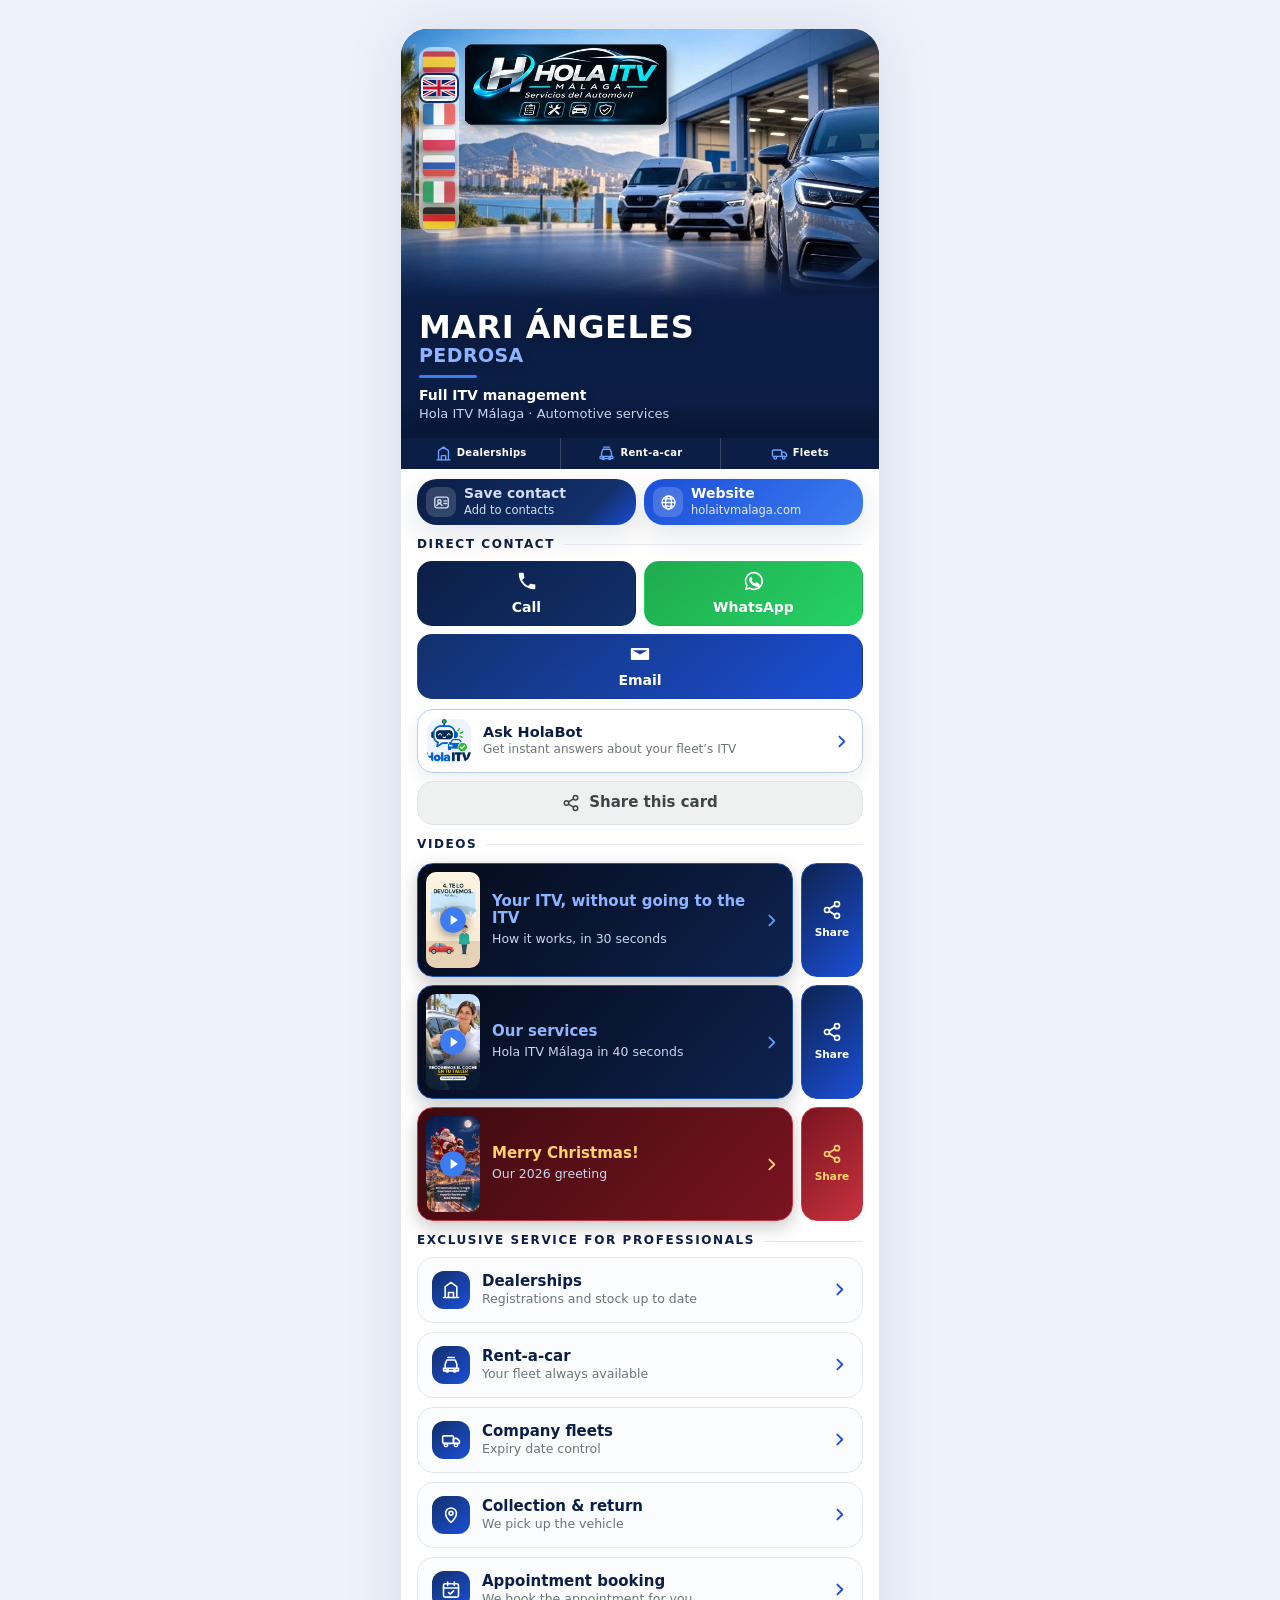
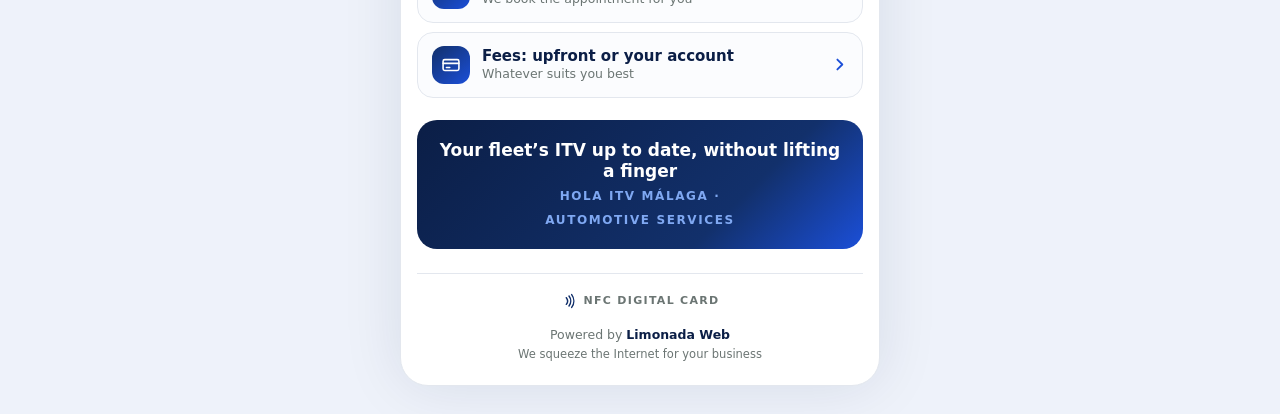
<file: tarjetavisita.html>
<!DOCTYPE html>
<!--
  © 2026 Limonada Web · Gustavo Molina Zafra (Málaga). Todos los derechos reservados.
  Tarjeta/página digital diseñada y desarrollada por Limonada Web para Hola ITV Málaga. El diseño y el código son propiedad de Limonada Web.
  Obra protegida por el Real Decreto Legislativo 1/1996 (Ley de Propiedad Intelectual).
  Prohibida su copia, reproducción, adaptación o uso como referencia para generar otras tarjetas o webs,
  también mediante herramientas de inteligencia artificial (minería de textos y datos excluida, art. 67.3 RDL 24/2021), sin autorización por escrito.
  Contacto: limonadaweb.com
-->
<html lang="es">
<head>
<meta charset="UTF-8">
<meta name="viewport" content="width=device-width,initial-scale=1,viewport-fit=cover">
<title>Mari Ángeles Pedrosa · Hola ITV Málaga</title>
<meta name="description" content="Mari Ángeles Pedrosa — Hola ITV Málaga. Gestión integral de ITV para concesionarios, rent-a-car y flotas de empresa.">
<meta name="robots" content="noindex, nofollow, noai, noimageai">
<meta name="theme-color" content="#0b1e46">
<meta name="format-detection" content="telephone=no">
<meta property="og:type" content="profile">
<meta property="og:site_name" content="Hola ITV Málaga">
<meta property="og:title" content="Mari Ángeles Pedrosa · Hola ITV Málaga">
<meta property="og:description" content="Tu flota con la ITV al día, sin mover un dedo. Gestión integral de ITV para concesionarios, rent-a-car y flotas.">
<meta property="og:url" content="https://holaitvmalaga.com/tarjetavisita">
<meta property="og:image" content="https://holaitvmalaga.com/tarjeta-og.jpg?v=2">
<meta property="og:image:secure_url" content="https://holaitvmalaga.com/tarjeta-og.jpg?v=2">
<meta property="og:image:type" content="image/jpeg">
<meta property="og:image:width" content="900">
<meta property="og:image:height" content="507">
<meta property="og:image:alt" content="Tarjeta de visita de Mari Ángeles Pedrosa · Hola ITV Málaga">
<meta property="og:locale" content="es_ES">
<meta name="twitter:card" content="summary_large_image">
<meta name="twitter:title" content="Mari Ángeles Pedrosa · Hola ITV Málaga">
<meta name="twitter:description" content="Tu flota con la ITV al día, sin mover un dedo.">
<meta name="twitter:image" content="https://holaitvmalaga.com/tarjeta-og.jpg?v=2">
<link rel="icon" type="image/png" sizes="32x32" href="/favicon-32.png?v=2">
<link rel="apple-touch-icon" sizes="180x180" href="/apple-touch-icon.png?v=2">
<link rel="preload" as="image" href="/tarjeta-hero.webp?v=3">
<style>
/* Tarjeta digital NFC · Mari Ángeles Pedrosa · Hola ITV Málaga · Powered by Limonada Web */
:root{
  --verde-oscuro:#0b1e46;
  --verde:#12306b;
  --verde-vivo:#1b4fd8;
  --lima:#1b4fd8;
  --lima-claro:#dde8fb;
  --antracita:#3f4547;
  --gris:#6b7573;
  --linea:#e3e7ee;
  --papel:#ffffff;
  --fondo:#eef2fa;
  --sombra:0 10px 30px rgba(11,30,70,.12);
  --radio:20px;

  /* Encuadre del rostro dentro del hero.
     1er valor horizontal, 2o vertical. Ajusta solo esta linea. */
  --encuadre:50% 0%;
}

*{box-sizing:border-box;margin:0;padding:0}

html{-webkit-text-size-adjust:100%}

body{
  background:var(--fondo);
  font-family:"Segoe UI",system-ui,-apple-system,"Helvetica Neue",Arial,sans-serif;
  color:var(--antracita);
  -webkit-font-smoothing:antialiased;
  -webkit-tap-highlight-color:transparent;
  line-height:1.45;
  overflow-x:hidden;
}

img{max-width:100%;display:block}

a{color:inherit;text-decoration:none}

/* --------- contenedor tipo app --------- */
.tarjeta{
  width:100%;
  max-width:480px;
  margin:0 auto;
  background:var(--papel);
  min-height:100dvh;
  overflow:hidden;
  box-shadow:0 0 60px rgba(11,30,70,.10);
}

@media (min-width:520px){
  body{padding:28px 16px}
  .tarjeta{
    min-height:0;
    border-radius:28px;
    border:1px solid var(--linea);
  }
}

/* ==========================================================
   HERO
   ========================================================== */
.hero{
  position:relative;
  background:#e9edf3;
}

.hero .foto{
  width:100%;
  aspect-ratio:5/4;
  max-height:38vh;
  object-fit:cover;
  object-position:var(--encuadre);
}

.hero::after{
  content:"";
  position:absolute;
  left:0; right:0; bottom:0;
  height:68%;
  background:linear-gradient(180deg,
    rgba(11,30,70,0) 0%,
    rgba(11,30,70,.32) 42%,
    rgba(11,30,70,.82) 76%,
    rgba(8,22,52,.96) 100%);
  pointer-events:none;
}

.marca{
  position:absolute;
  top:11px; right:11px;
  z-index:3;
  background:rgba(255,255,255,.93);
  border-radius:14px;
  padding:7px 10px;
  box-shadow:0 6px 18px rgba(11,30,70,.18);
  backdrop-filter:saturate(1.2) blur(2px);
}

.marca img{width:104px;height:auto}

.hero .datos{
  position:absolute;
  z-index:2;
  left:18px; right:18px; bottom:14px;
  text-align:right;
  color:#fff;
  text-shadow:0 2px 12px rgba(0,0,0,.35);
}

.hero .nombre{
  font-size:clamp(27px,8.4vw,36px);
  font-weight:800;
  letter-spacing:.5px;
  line-height:1;
}

.hero .apellidos{
  font-size:clamp(17px,5vw,21px);
  font-weight:600;
  letter-spacing:.4px;
  line-height:1.15;
  margin-top:2px;
  color:#dbe3f2;
}

.hero .raya{
  width:58px; height:3px;
  border-radius:2px;
  background:var(--lima);
  margin:8px 0 7px auto;
}

.hero .cargo{
  font-size:14px;
  font-weight:600;
}

.hero .empresa{
  font-size:13px;
  color:#c8d4eb;
  font-weight:500;
}

/* --------- franja de conceptos del logo --------- */
.conceptos{
  display:grid;
  grid-template-columns:repeat(3,1fr);
  background:linear-gradient(90deg,var(--verde-oscuro),var(--verde));
  color:#fff;
}

.conceptos div{
  display:flex;
  flex-direction:row;
  align-items:center;
  justify-content:center;
  gap:5px;
  padding:9px 3px;
  font-size:clamp(8px,2.2vw,10px);
  font-weight:700;
  letter-spacing:.3px;
  text-align:center;
  white-space:nowrap;
}

.conceptos div + div{border-left:1px solid rgba(255,255,255,.18)}
.conceptos svg{width:17px;height:17px;flex:0 0 auto;color:var(--lima)}

/* ==========================================================
   CONTENIDO
   ========================================================== */
.cuerpo{padding:14px 16px 26px}

.bloque + .bloque{margin-top:14px}

.titulo{
  font-size:12px;
  font-weight:800;
  letter-spacing:1.6px;
  color:var(--verde-oscuro);
  text-transform:uppercase;
  margin-bottom:8px;
  display:flex;
  align-items:center;
  gap:9px;
}

.titulo::after{
  content:"";
  flex:1;
  height:1px;
  background:var(--linea);
}

/* --------- boton protagonista --------- */
.principal{
  display:flex;
  align-items:center;
  gap:11px;
  width:100%;
  padding:10px 14px;
  border:0;
  border-radius:var(--radio);
  background:linear-gradient(135deg,var(--verde-oscuro) 0%,var(--verde) 78%,var(--verde-vivo) 100%);
  color:#fff;
  box-shadow:var(--sombra);
  font:inherit;
  text-align:left;
  cursor:pointer;
  transition:transform .15s ease,box-shadow .15s ease;
}

.principal:active{transform:scale(.985)}

.principal .ico{
  width:34px;height:34px;
  flex:0 0 auto;
  border-radius:10px;
  background:rgba(255,255,255,.16);
  display:flex;align-items:center;justify-content:center;
}

.principal .ico svg{width:19px;height:19px}

.principal strong{display:block;font-size:15.5px;font-weight:800;line-height:1.2}
.principal span{display:block;font-size:12px;color:#d4ddef}
.principal .chevron{margin-left:auto;width:18px;height:18px;opacity:.9;flex:0 0 auto}

.compartir{
  margin-top:10px;
  width:100%;
  display:flex;
  align-items:center;
  justify-content:center;
  gap:9px;
  padding:11px;
  border:1.5px solid #e0e6e3;
  border-radius:16px;
  background:#eef1f0;
  color:var(--antracita);
  font:inherit;
  font-weight:700;
  font-size:15px;
  cursor:pointer;
}

.compartir svg{width:18px;height:18px}

/* --------- rejilla de acciones --------- */
.acciones{
  display:grid;
  grid-template-columns:repeat(2,1fr);
  gap:8px;
}

.accion{
  display:flex;
  flex-direction:column;
  align-items:center;
  justify-content:center;
  gap:6px;
  padding:10px 8px;
  border-radius:15px;
  background:#f4f8fb;
  border:1px solid var(--linea);
  font-size:14px;
  font-weight:700;
  color:var(--verde-oscuro);
  min-height:66px;
  transition:transform .15s ease,background .15s ease;
}

.accion:active{transform:scale(.97)}
.accion svg{width:23px;height:23px}

.accion.tel{background:linear-gradient(140deg,#0b1e46,#12306b);border-color:transparent;color:#fff}
.accion.wa{background:linear-gradient(140deg,#1faa4e,#25d366);border-color:transparent;color:#fff}
.accion.mail{background:linear-gradient(140deg,#12306b,#1b4fd8);border-color:transparent;color:#fff}
.accion.webl{background:linear-gradient(140deg,#1f5fd6,#3d7cf0);border-color:transparent;color:#0b1e46}

.secundarias{
  display:grid;
  grid-template-columns:repeat(2,1fr);
  gap:8px;
  margin-top:8px;
}

.sec{
  display:flex;
  align-items:center;
  justify-content:center;
  gap:9px;
  padding:11px 8px;
  border-radius:16px;
  border:1.5px solid transparent;
  font-size:14px;
  font-weight:700;
}

.sec.web{
  background:#eef1f0;
  border-color:#e0e6e3;
  color:var(--antracita);
}

.sec.ig{
  background:linear-gradient(45deg,#f58529,#dd2a7b 55%,#8134af);
  color:#fff;
}

.sec svg{width:20px;height:20px;flex:0 0 auto}

/* --------- datos --------- */
.dato{
  display:flex;
  align-items:flex-start;
  gap:13px;
  padding:12px 2px;
}

.dato + .dato{border-top:1px solid var(--linea)}

.dato .b{
  width:36px;height:36px;
  flex:0 0 auto;
  border-radius:11px;
  background:#eef6e7;
  color:var(--verde);
  display:flex;align-items:center;justify-content:center;
}

.dato .b svg{width:18px;height:18px}

.dato > span:last-child{flex:1;min-width:0}
.dato .k{display:block;font-size:11px;font-weight:700;letter-spacing:.8px;color:var(--gris);text-transform:uppercase}
.dato .v{display:block;font-size:15px;font-weight:600;color:var(--antracita);word-break:break-word}

/* --------- servicios --------- */
.servicios{display:grid;gap:9px}

.serv{
  display:flex;
  align-items:center;
  gap:12px;
  padding:13px 14px;
  border-radius:16px;
  border:1px solid var(--linea);
  background:#fbfdfa;
}

.serv .si{
  width:38px;height:38px;
  flex:0 0 auto;
  border-radius:12px;
  background:linear-gradient(140deg,var(--verde-oscuro),var(--verde-vivo));
  color:#fff;
  display:flex;align-items:center;justify-content:center;
}

.serv .si svg{width:20px;height:20px}
.serv > span:nth-child(2){flex:1;min-width:0}
.serv .st{display:block;font-size:15px;font-weight:700;color:var(--verde-oscuro);line-height:1.2}
.serv .sd{display:block;font-size:12.5px;color:var(--gris)}
.serv .flecha{margin-left:auto;width:17px;height:17px;color:var(--lima);flex:0 0 auto}

/* --------- lema --------- */
.lema{
  margin-top:22px;
  border-radius:var(--radio);
  background:linear-gradient(135deg,var(--verde-oscuro),var(--verde) 70%,var(--verde-vivo));
  color:#fff;
  padding:20px 18px;
  text-align:center;
}

.lema strong{display:block;font-size:19px;font-weight:800;line-height:1.25}
.lema span{display:block;margin-top:6px;font-size:12px;letter-spacing:1.6px;color:#7fa8f2;font-weight:600}

/* --------- footer --------- */
.pie{
  margin-top:24px;
  text-align:center;
  padding-top:18px;
  border-top:1px solid var(--linea);
}

.pie .nfc{
  display:inline-flex;
  align-items:center;
  gap:7px;
  font-size:11px;
  letter-spacing:1.3px;
  font-weight:700;
  color:var(--gris);
  text-transform:uppercase;
}

.pie .nfc svg{width:16px;height:16px;color:var(--verde)}

.pie p{margin-top:11px;font-size:12.5px;color:var(--gris)}
.pie a{color:var(--verde-oscuro);font-weight:700}
.pie em{display:block;font-style:normal;font-size:11.5px;color:var(--gris);margin-top:2px}

/* --------- pista de scroll (aparece unos segundos) --------- */
.pista{
  position:fixed;
  left:50%;
  bottom:18px;
  transform:translateX(-50%) translateY(10px);
  z-index:40;
  display:flex;
  align-items:center;
  gap:8px;
  padding:9px 15px 9px 13px;
  border-radius:30px;
  background:rgba(11,30,70,.92);
  color:#fff;
  font-size:12.5px;
  font-weight:700;
  letter-spacing:.3px;
  white-space:nowrap;
  box-shadow:0 10px 26px rgba(11,30,70,.32);
  opacity:0;
  pointer-events:none;
  transition:opacity .4s ease,transform .4s ease;
}

.pista.ver{opacity:1;transform:translateX(-50%) translateY(0)}

.pista svg{width:16px;height:16px;color:var(--lima);animation:bota 1.4s ease-in-out infinite}

@keyframes bota{
  0%,100%{transform:translateY(-2px)}
  50%{transform:translateY(3px)}
}

@media (prefers-reduced-motion:reduce){
  .pista svg{animation:none}
}

/* --------- aviso de copia (fallback de compartir) --------- */
.aviso{
  position:fixed;
  left:50%;
  bottom:22px;
  transform:translateX(-50%) translateY(14px);
  background:var(--verde-oscuro);
  color:#fff;
  padding:11px 18px;
  border-radius:30px;
  font-size:13.5px;
  font-weight:600;
  box-shadow:0 10px 26px rgba(0,0,0,.25);
  opacity:0;
  pointer-events:none;
  transition:opacity .25s ease,transform .25s ease;
  z-index:50;
}

.aviso.ver{opacity:1;transform:translateX(-50%) translateY(0)}

/* --------- animación de entrada --------- */
.anim{opacity:0;transform:translateY(14px);animation:sube .55s ease forwards}
.anim:nth-of-type(1){animation-delay:.05s}
.anim:nth-of-type(2){animation-delay:.12s}
.anim:nth-of-type(3){animation-delay:.19s}
.anim:nth-of-type(4){animation-delay:.26s}
.anim:nth-of-type(5){animation-delay:.33s}

@keyframes sube{to{opacity:1;transform:translateY(0)}}

@media (prefers-reduced-motion:reduce){
  .anim{animation:none;opacity:1;transform:none}
  *{transition:none!important}
}

:focus-visible{outline:3px solid var(--lima);outline-offset:3px;border-radius:12px}

@media (max-width:340px){
  .cuerpo{padding:18px 12px 24px}
  .accion{min-height:58px;font-size:13px}
  .sec{font-size:13px}
  .marca img{width:98px}
}

@media (min-width:470px){
  .hero .foto{
    aspect-ratio:9/10;
    max-height:50vh;
    object-position:55% 28%;
  }
  .cuerpo{padding:8px 16px 22px}
  .bloque + .bloque{margin-top:10px}
  .titulo{margin-bottom:6px}
  .principal{padding:8px 14px}
  .principal strong{font-size:15px}
  .principal span{font-size:12px}
  .acciones{gap:7px}
  .accion{min-height:58px;padding:8px;gap:5px}
  .accion svg{width:22px;height:22px}
  .secundarias{gap:7px;margin-top:7px}
  .sec{padding:9px 8px}
  .compartir{padding:9px;margin-top:7px}
}


/* ---- esquina superior derecha: logo y, debajo, banderas ---- */
.esquina{
  position:absolute;
  top:11px; left:11px;
  z-index:3;
  display:flex;
  flex-direction:column;
  align-items:flex-start;
  gap:8px;
}

.marca{position:static}

.idiomas{
  display:flex;
  flex-direction:column;
  gap:4px;
  padding:4px;
  border-radius:12px;
  background:rgba(255,255,255,.55);
  backdrop-filter:blur(3px);
}

.idiomas button{
  width:28px; height:19px;
  border:0; padding:0;
  border-radius:4px;
  overflow:hidden;
  cursor:pointer;
  background:none;
  box-shadow:0 1px 3px rgba(0,0,0,.35);
  opacity:.72;
  transition:opacity .2s,transform .15s;
  display:block;
}

.idiomas button svg{width:100%;height:100%;display:block}
.idiomas button:hover{opacity:1;transform:scale(1.1)}
.idiomas button.activo{opacity:1;box-shadow:0 0 0 2px #fff,0 0 0 4px var(--verde)}

.idiomas.dos{display:grid;grid-template-columns:1fr 1fr}

@media (min-width:470px){
  .esquina{top:18px;left:18px}
  .idiomas button{width:32px;height:22px}
}

/* ---- fila: guardar contacto + linkedin a mitades ---- */
.fila-principal{
  display:grid;
  grid-template-columns:1fr 1fr;
  gap:8px;
}

.fila-principal .principal{
  gap:8px;
  padding:8px 9px;
  min-width:0;
  align-items:center;
}

.fila-principal .principal .ico{width:30px;height:30px;border-radius:9px}
.fila-principal .principal .ico svg{width:17px;height:17px}
.fila-principal .principal .txt{min-width:0}
.fila-principal .principal strong{font-size:14px;line-height:1.12;white-space:normal}
.fila-principal .principal span.txt > span{font-size:11.5px;white-space:nowrap;overflow:hidden;text-overflow:ellipsis;display:block}

.principal.cita{
  background:linear-gradient(135deg,#1f5fd6 0%,#3d7cf0 100%);
  color:#0b1e46;
}
.principal.cita .ico{background:rgba(255,255,255,.18);color:#fff}
.principal.cita span.txt > span{color:#e3e9fb}
.principal.cita strong{color:#fff}

@media (max-width:340px){
  .fila-principal .principal strong{font-size:13.5px}
  .fila-principal .principal span.txt > span{font-size:11px}
}

/* ---- horario ---- */
.horario{
  margin-top:8px;
  display:flex;
  align-items:center;
  gap:9px;
  padding:9px 12px;
  border-radius:14px;
  background:#f4f8fb;
  border:1px solid var(--linea);
  font-size:13px;
  color:var(--antracita);
}
.horario svg{width:17px;height:17px;flex:0 0 auto;color:var(--verde)}
.horario b{color:var(--verde-oscuro);margin-right:4px}

/* ---- guía en PDF (botón "i") ---- */
.guia{
  margin-top:8px;
  display:flex;
  align-items:center;
  gap:12px;
  padding:9px 12px 9px 9px;
  border-radius:16px;
  background:#fff;
  border:1.5px solid var(--linea);
  box-shadow:0 4px 14px rgba(11,30,70,.08);
}
.guia .i{
  width:40px;height:40px;
  flex:0 0 auto;
  border-radius:10px;
  background:linear-gradient(160deg,#2a9fe0 0%,#0d6cbf 55%,#084a86 100%);
  box-shadow:inset 0 1px 0 rgba(255,255,255,.45),0 3px 8px rgba(11,30,70,.35);
  display:flex;align-items:center;justify-content:center;
}
.guia .i svg{width:26px;height:26px}
.guia .gt{flex:1;min-width:0}
.guia .gt strong{display:block;font-size:14.5px;font-weight:800;color:var(--verde-oscuro);line-height:1.15}
.guia .gt span{display:block;font-size:12px;color:var(--gris)}
.guia .flecha{width:17px;height:17px;color:var(--lima);flex:0 0 auto}

/* ---- Tarjeta: logo izquierda, banderas derecha, datos a la izquierda ---- */
.hero > .idiomas{position:absolute;top:11px;right:11px;z-index:3}
@media (min-width:470px){ .hero > .idiomas{top:18px;right:18px} }
.hero .datos{text-align:left}
.hero .raya{margin:8px 0 7px}
.hero .nombre{font-size:clamp(25px,7.6vw,32px)}
.hero .apellidos{font-size:clamp(16px,4.6vw,19px)}

.sec.fb{background:#1877f2;color:#fff}
.sec.tt{background:#111;color:#fff}
.sec.tt svg{filter:drop-shadow(1.5px 1px 0 #ff0050) drop-shadow(-1.5px -1px 0 #00f2ea)}
.resena{margin-top:8px;display:flex;align-items:center;gap:12px;padding:9px 12px 9px 9px;border-radius:16px;background:#fff;border:1.5px solid var(--linea);box-shadow:0 4px 14px rgba(11,30,70,.08)}
.resena .g{width:40px;height:40px;flex:0 0 auto;border-radius:10px;background:#fff;border:1px solid #e6e9ef;display:flex;align-items:center;justify-content:center}
.resena .g svg{width:24px;height:24px}
.resena .rt{flex:1;min-width:0}
.resena .rt strong{display:block;font-size:14.5px;font-weight:800;color:var(--verde-oscuro);line-height:1.15}
.resena .estrellas{display:block;font-size:15px;letter-spacing:2px;color:#fbbc04;line-height:1.2}
.resena .flecha{width:17px;height:17px;color:var(--lima);flex:0 0 auto}

/* ---- Tarjeta: tarjeta algo más compacta (textos grandes, pensada para mayores) ---- */
.hero .foto{max-height:34vh}
.conceptos div{padding:7px 3px}
.cuerpo{padding:10px 16px 22px}
.bloque + .bloque{margin-top:11px}
.titulo{margin-bottom:7px}
.fila-principal .principal{padding:7px 9px}
.acciones{gap:8px}
.accion{min-height:60px;padding:8px}
.secundarias{gap:8px;margin-top:8px}
.sec{padding:10px 8px}
.horario,.compartir,.resena{margin-top:8px}
.compartir{padding:10px}
@media (min-width:470px){
  .hero .foto{max-height:44vh}
  .accion{min-height:56px}
}

/* ---- Ajustes ---- */
.marca img{width:118px}
.resena .g{background:#eff4fd;border-color:#b5cdf3}
.resena .g img{width:28px;height:28px;object-fit:contain}
.serv{background:#fbfcfe}
.lema strong{font-size:17px}
[hidden]{display:none!important}
.compartir.instalar{background:linear-gradient(135deg,#1f5fd6,#3d7cf0);border-color:#1747ad;color:#0b1e46}
.ayuda-instalar{margin-top:8px;font-size:13px;line-height:1.4;color:var(--antracita);background:#eff4fd;border:1px solid #b5cdf3;border-radius:12px;padding:9px 11px}

/* ---- vídeo ---- */
.acciones .accion.ig{grid-column:auto}
.esquina:empty{display:none}
.accion.webl{color:#fff}
.video{margin-top:10px;display:flex;align-items:center;gap:12px;width:100%;padding:8px 12px 8px 8px;border-radius:16px;background:linear-gradient(135deg,#050a18,#0d2350);border:1.5px solid #1f4fb8;box-shadow:0 6px 18px rgba(0,0,0,.22);color:#fff;font:inherit;text-align:left;cursor:pointer;transition:transform .15s ease}
.video:active{transform:scale(.985)}
.video .mini{position:relative;width:54px;height:96px;flex:0 0 auto;border-radius:10px;overflow:hidden;background:#000}
.video .mini img{width:100%;height:100%;object-fit:cover}
.video .mini .play{position:absolute;left:50%;top:50%;width:28px;height:28px;transform:translate(-50%,-50%);filter:drop-shadow(0 2px 6px rgba(0,0,0,.5))}
.video .vt{flex:1;min-width:0}
.video .vt strong{display:block;font-size:15px;font-weight:800;color:#5b9bff;line-height:1.15}
.video .vt span{display:block;font-size:12.5px;color:#c9d6ef;margin-top:3px}
.video .flecha{width:17px;height:17px;color:#5b9bff;flex:0 0 auto}
.visor{position:fixed;inset:0;z-index:100;background:rgba(0,0,0,.95);display:flex;align-items:center;justify-content:center;padding:16px;opacity:0;transition:opacity .25s ease}
.visor.ver{opacity:1}
.visor video{height:100%;max-height:92vh;max-width:100%;aspect-ratio:9/16;background:#000;border-radius:12px}
.visor .cerrar{position:absolute;top:max(12px,env(safe-area-inset-top));right:12px;width:44px;height:44px;border-radius:50%;border:0;background:rgba(255,255,255,.16);color:#fff;font-size:28px;line-height:44px;cursor:pointer;z-index:2}
.marca{background:rgba(255,255,255,.55);padding:6px 9px;box-shadow:0 4px 14px rgba(34,56,75,.14);backdrop-filter:saturate(1.3) blur(6px);-webkit-backdrop-filter:saturate(1.3) blur(6px)}
.marca{padding:8px 12px;border-radius:14px;background:rgba(255,255,255,.94)}
.marca img{width:96px}
@media (max-width:360px){.marca img{width:86px}}
.accion.fijo{background:linear-gradient(140deg,#12306b,#1b4fd8);border-color:transparent;color:#fff}
.accion.webl{color:#fff}
.principal.cita{color:#fff}
.compartir.instalar{color:#fff}

/* --------- lineas de negocio diferenciadas --------- */
.negocio{--ac:#1f5fd6;background:#fff;border:1px solid var(--linea);border-top:4px solid var(--ac);border-radius:18px;padding:11px 11px 12px;box-shadow:0 6px 18px rgba(20,30,60,.06)}
.negocio.n-ind{--ac:#1f5fd6}
.negocio.n-mil{--ac:#c8102e}
.negocio.n-tra{--ac:#0f7c8c}
.negocio.n-inm{--ac:#a8782a}
.negocio.n-ser{--ac:#25324f}
.negocio .eti{display:inline-flex;align-items:center;gap:6px;font-size:10px;font-weight:800;letter-spacing:1.3px;text-transform:uppercase;color:var(--ac);margin:0 0 3px 2px}
.negocio .eti::before{content:"";width:7px;height:7px;border-radius:50%;background:var(--ac)}
.negocio .titulo{color:#0b1e46;font-size:13px;letter-spacing:1.1px}
.negocio .serv .si{background:var(--ac)}
.negocio .serv .flecha{color:var(--ac)}
.acciones > a:last-child:nth-child(odd){grid-column:1/-1}
.accion.li{background:linear-gradient(140deg,#0a66c2,#2b86e0);border-color:transparent;color:#fff}
.accion.mapa{background:linear-gradient(140deg,#0b1e4d,#1f5fd6);border-color:transparent;color:#fff}
.accion.ig{background:linear-gradient(140deg,#833ab4,#e1306c 55%,#f77737);border-color:transparent;color:#fff;grid-column:1/-1}
.acciones > a:last-child:nth-child(odd){grid-column:1/-1}
.sede .si{background:linear-gradient(140deg,#12306b,#1f5fd6)}
.sede .sd{white-space:normal}
html[dir="rtl"] .cuerpo, html[dir="rtl"] .conceptos{direction:rtl}
html[dir="rtl"] .serv .flecha{transform:scaleX(-1)}
html[dir="rtl"] .hero .cargo{unicode-bidi:plaintext}
html[lang="ar"] body{font-family:"Segoe UI",Tahoma,"Noto Sans Arabic","Geeza Pro",Arial,sans-serif}

/* ---- Hola ITV Málaga ---- */
.hero{background:#0b1e46}
.hero > .idiomas{right:auto!important;left:11px}
@media (min-width:470px){.hero > .idiomas{left:18px}}
.idiomas.peq{gap:3px;padding:3px}
.idiomas.peq button{width:22px;height:15px}
.hero .foto{max-height:none!important;aspect-ratio:auto!important;height:auto}
.hero::after{height:42%}
.hero .apellidos{color:#8fb4ff}
.hero .raya{background:#3d7cf0}
.conceptos{background:#0b1e46}
.conceptos svg{color:#6fa0ff}
.accion.tel{background:linear-gradient(140deg,#0b1e46,#12306b)}
.accion.mail{background:linear-gradient(140deg,#12306b,#1b4fd8)}
.principal.cita{background:linear-gradient(135deg,#1b4fd8 0%,#3d7cf0 100%)}
.vfila{display:flex;gap:8px;margin-top:10px}
.vfila + .vfila{margin-top:8px}
.vfila .video{margin-top:0;flex:1;min-width:0}
.vshare{flex:0 0 62px;display:flex;flex-direction:column;align-items:center;justify-content:center;gap:5px;border-radius:16px;border:1.5px solid #1f4fb8;background:linear-gradient(135deg,#0d2350,#1b4fd8);color:#fff;font:inherit;font-size:10.5px;font-weight:700;cursor:pointer;padding:6px 4px;transition:transform .15s ease}
.vshare:active{transform:scale(.96)}
.vshare svg{width:20px;height:20px}
.vshare.navidad{background:linear-gradient(135deg,#7a1420,#c8323f);border-color:#c8323f;color:#ffd36b}
.video .vt strong{color:#8fb4ff}
.video.navidad{background:linear-gradient(135deg,#3b0a0f,#7a1420);border-color:#c8323f}
.video.navidad .vt strong{color:#ffd36b}
.video.navidad .flecha{color:#ffd36b}
.bot{margin-top:10px;display:flex;align-items:center;gap:12px;width:100%;padding:9px 12px 9px 9px;border-radius:16px;background:#fff;border:1.5px solid #b9cdf6;box-shadow:0 6px 18px rgba(11,30,70,.08);font:inherit;text-align:left;cursor:pointer;color:inherit}
.bot img{width:44px;height:44px;border-radius:12px;object-fit:cover;flex:0 0 auto;background:#eef3ff}
.bot .bt{flex:1;min-width:0}
.bot .bt strong{display:block;font-size:14.5px;font-weight:800;color:#0b1e46;line-height:1.15}
.bot .bt span{display:block;font-size:12px;color:var(--gris)}
.bot .flecha{width:17px;height:17px;color:var(--lima);flex:0 0 auto}
.serv .si{background:linear-gradient(140deg,#12306b,#1b4fd8)!important}
</style>
</head>
<body>

<main class="tarjeta">

  <header class="hero">
    <img class="foto" src="/tarjeta-hero.webp?v=3" width="900" height="770" alt="Hola ITV Málaga · Servicios del Automóvil" fetchpriority="high">
    <div class="idiomas" role="group" aria-label="Seleccionar idioma">
        <button class="activo" lang="es" onclick="setLang('es')" aria-label="Español" title="Español">
          <svg viewBox="0 0 3 2" aria-hidden="true"><rect width="3" height="2" fill="#c60b1e"/><rect y=".5" width="3" height="1" fill="#ffc400"/></svg>
        </button>
        <button lang="en" onclick="setLang('en')" aria-label="English" title="English">
          <svg viewBox="0 0 60 30" aria-hidden="true"><rect width="60" height="30" fill="#012169"/><path d="M0 0 60 30M60 0 0 30" stroke="#fff" stroke-width="6"/><path d="M0 0 60 30M60 0 0 30" stroke="#c8102e" stroke-width="2.4"/><path d="M30 0v30M0 15h60" stroke="#fff" stroke-width="10"/><path d="M30 0v30M0 15h60" stroke="#c8102e" stroke-width="6"/></svg>
        </button>
        <button lang="fr" onclick="setLang('fr')" aria-label="Français" title="Français">
          <svg viewBox="0 0 3 2" aria-hidden="true"><rect width="1" height="2" fill="#0055a4"/><rect x="1" width="1" height="2" fill="#fff"/><rect x="2" width="1" height="2" fill="#ef4135"/></svg>
        </button>
        <button lang="pl" onclick="setLang('pl')" aria-label="Polski" title="Polski">
          <svg viewBox="0 0 3 2" aria-hidden="true"><rect width="3" height="1" fill="#fff"/><rect y="1" width="3" height="1" fill="#dc143c"/></svg>
        </button>
        <button lang="ru" onclick="setLang('ru')" aria-label="Русский" title="Русский">
          <svg viewBox="0 0 3 2" aria-hidden="true"><rect width="3" height="2" fill="#fff"/><rect y=".667" width="3" height=".667" fill="#0039a6"/><rect y="1.333" width="3" height=".667" fill="#d52b1e"/></svg>
        </button>
        <button lang="it" onclick="setLang('it')" aria-label="Italiano" title="Italiano">
          <svg viewBox="0 0 3 2" aria-hidden="true"><rect width="1" height="2" fill="#009246"/><rect x="1" width="1" height="2" fill="#fff"/><rect x="2" width="1" height="2" fill="#ce2b37"/></svg>
        </button>
        <button lang="de" onclick="setLang('de')" aria-label="Deutsch" title="Deutsch">
          <svg viewBox="0 0 3 2" aria-hidden="true"><rect width="3" height=".667" fill="#000"/><rect y=".667" width="3" height=".667" fill="#dd0000"/><rect y="1.333" width="3" height=".667" fill="#ffce00"/></svg>
        </button>
      </div>
    <div class="datos">
      <p class="nombre">MARI ÁNGELES</p>
      <p class="apellidos">PEDROSA</p>
      <div class="raya"></div>
      <p class="cargo" data-i18n="cargo">Gestión integral de ITV</p>
      <p class="empresa">Hola ITV Málaga · <span data-i18n="empresa">Servicios del Automóvil</span></p>
    </div>
  </header>

  <div class="conceptos">
    <div><svg viewBox="0 0 24 24" fill="none" stroke="currentColor" stroke-width="1.9" stroke-linecap="round" stroke-linejoin="round" aria-hidden="true"><path d="M3 21h18M5 21V8l7-5 7 5v13"/><path d="M9 21v-6h6v6"/></svg><span data-i18n="c1">Concesionarios</span></div>
    <div><svg viewBox="0 0 24 24" fill="none" stroke="currentColor" stroke-width="1.9" stroke-linecap="round" stroke-linejoin="round" aria-hidden="true"><path d="M5 16V11l2-5h10l2 5v5"/><path d="M3 16h18v3H3z"/><circle cx="7.5" cy="19" r="1.5"/><circle cx="16.5" cy="19" r="1.5"/><path d="M8 3h8"/></svg><span data-i18n="c2">Rent-a-car</span></div>
    <div><svg viewBox="0 0 24 24" fill="none" stroke="currentColor" stroke-width="1.9" stroke-linecap="round" stroke-linejoin="round" aria-hidden="true"><rect x="2" y="7" width="13" height="9" rx="1.5"/><path d="M15 10h4l3 3v3h-7z"/><circle cx="6" cy="18" r="2"/><circle cx="18" cy="18" r="2"/></svg><span data-i18n="c3">Flotas</span></div>
  </div>

  <div class="cuerpo">

    <section class="bloque anim">
      <div class="fila-principal">
      <a class="principal" href="/mari-angeles-pedrosa.vcf" download="Mari Ángeles Pedrosa - Hola ITV Málaga.vcf" type="text/vcard" aria-label="Guardar el contacto de Mari Ángeles Pedrosa en la agenda">
        <span class="ico"><svg viewBox="0 0 24 24" fill="none" stroke="currentColor" stroke-width="1.9" stroke-linecap="round" stroke-linejoin="round" aria-hidden="true"><rect x="2.5" y="4.5" width="19" height="15" rx="3"/><circle cx="9" cy="10.5" r="2.4"/><path d="M5.4 16.3c.5-1.9 1.9-2.9 3.6-2.9s3.1 1 3.6 2.9"/><path d="M15.4 9.6H19M15.4 13.4H19"/></svg></span>
        <span class="txt"><strong data-i18n="guardTit">Guardar contacto</strong><span data-i18n="guardSub">Añadir a la agenda</span></span>
      </a>
      <a class="principal cita" href="https://holaitvmalaga.com/" target="_blank" rel="noopener" aria-label="Web de Hola ITV Málaga">
        <span class="ico"><svg viewBox="0 0 24 24" fill="none" stroke="currentColor" stroke-width="1.9" aria-hidden="true"><circle cx="12" cy="12" r="9.2"/><ellipse cx="12" cy="12" rx="4.1" ry="9.2"/><path d="M2.8 12h18.4M4.3 6.8h15.4M4.3 17.2h15.4"/></svg></span>
        <span class="txt"><strong data-i18n="webTit">Ver web</strong><span>holaitvmalaga.com</span></span>
      </a>
      </div>
    </section>

    <section class="bloque anim">
      <h2 class="titulo" data-i18n="contacto">Contacto directo</h2>
      <div class="acciones">
        <a class="accion tel" href="tel:+34615371847" aria-label="Llamar al 615 37 18 47"><svg viewBox="0 0 24 24" fill="currentColor" aria-hidden="true"><path d="M6.6 10.8c1.4 2.8 3.8 5.1 6.6 6.6l2.2-2.2c.3-.3.7-.4 1-.2 1.2.4 2.4.6 3.7.6.6 0 1 .4 1 1V20c0 .6-.4 1-1 1C10.6 21 3 13.4 3 4c0-.6.4-1 1-1h3.5c.6 0 1 .4 1 1 0 1.3.2 2.5.6 3.7.1.3 0 .7-.2 1l-2.3 2.1Z"/></svg><span data-i18n="llamar">Llamar</span></a>
        <a class="accion wa" href="https://wa.me/34615371847?text=Hola%20Mari%20%C3%81ngeles%2C%20he%20visto%20tu%20tarjeta%20de%20Hola%20ITV%20M%C3%A1laga%20y%20me%20interesa%20el%20servicio%20de%20gesti%C3%B3n%20de%20ITV." target="_blank" rel="noopener" aria-label="WhatsApp 615 37 18 47"><svg viewBox="0 0 24 24" fill="currentColor" aria-hidden="true"><path d="M12 2a10 10 0 0 0-8.6 15.1L2 22l5-1.3A10 10 0 1 0 12 2Zm0 18.2c-1.6 0-3.2-.4-4.5-1.3l-.3-.2-3 .8.8-2.9-.2-.3A8.2 8.2 0 1 1 12 20.2Zm4.6-6.1c-.3-.1-1.5-.7-1.7-.8-.2-.1-.4-.1-.6.1-.2.3-.6.8-.8 1-.1.2-.3.2-.5.1a6.7 6.7 0 0 1-3.3-2.9c-.2-.4.2-.4.6-1.2.1-.2 0-.4 0-.5l-.8-1.8c-.2-.5-.4-.4-.6-.4h-.5c-.2 0-.5.1-.8.4-.3.3-1 1-1 2.4s1 2.8 1.2 3c.1.2 2 3.1 5 4.2 1.9.7 2.6.7 3.5.6.6-.1 1.5-.6 1.7-1.2.2-.6.2-1.1.2-1.2-.1-.2-.3-.2-.6-.3Z"/></svg><span>WhatsApp</span></a>
        <a class="accion mail" href="mailto:mapedrosa@holaitvmalaga.com?subject=Consulta%20gesti%C3%B3n%20ITV&amp;body=Hola%20Mari%20%C3%81ngeles%2C%20me%20interesa%20el%20servicio%20de%20gesti%C3%B3n%20de%20ITV%20para%20profesionales." aria-label="Email mapedrosa@holaitvmalaga.com"><svg viewBox="0 0 24 24" fill="currentColor" aria-hidden="true"><path d="M3 5.5h18c.6 0 1 .4 1 1v11c0 .6-.4 1-1 1H3c-.6 0-1-.4-1-1v-11c0-.6.4-1 1-1Zm9 7.1 8-4.6H4l8 4.6Z"/></svg><span>Email</span></a>
      </div>
      <button class="bot" type="button" id="bot-card" aria-label="Abrir asistente HolaBot">
        <img src="/bot-holaitv.png" alt="" width="44" height="44">
        <span class="bt"><strong data-i18n="botTit">Pregunta a HolaBot</strong><span data-i18n="botSub">Resuelve tus dudas sobre la ITV de tu flota al momento</span></span>
        <svg class="flecha" viewBox="0 0 24 24" fill="none" stroke="currentColor" stroke-width="2.6" stroke-linecap="round" stroke-linejoin="round" aria-hidden="true"><path d="m9 5 7 7-7 7"/></svg>
      </button>
      <button class="compartir" type="button" id="btn-compartir"><svg viewBox="0 0 24 24" fill="none" stroke="currentColor" stroke-width="2" stroke-linecap="round" stroke-linejoin="round" aria-hidden="true"><circle cx="18" cy="5" r="3"/><circle cx="6" cy="12" r="3"/><circle cx="18" cy="19" r="3"/><path d="M8.6 10.6 15.4 6.4M8.6 13.4l6.8 4.2"/></svg><span data-i18n="compartirTxt">Compartir esta tarjeta</span></button>
    </section>

    <section class="bloque anim">
      <h2 class="titulo" data-i18n="videos">Vídeos</h2>
      <div class="vfila">
      <button class="video" type="button" data-src="/video/holaitv-sin-ir.mp4" data-poster="/video/holaitv-sin-ir.jpg" data-evento="video-holaitv-sin-ir" aria-label="Ver el vídeo Tu ITV sin ir a la ITV">
        <span class="mini"><img src="/video/holaitv-sin-ir.jpg" alt="" width="54" height="96" loading="lazy"><svg class="play" viewBox="0 0 24 24" aria-hidden="true"><circle cx="12" cy="12" r="11" fill="#3d7cf0"/><path d="M10 7.8 16.2 12 10 16.2Z" fill="#fff"/></svg></span>
        <span class="vt"><strong data-i18n="v0T">Tu ITV, sin ir a la ITV</strong><span data-i18n="v0S">Así funciona, en 30 segundos</span></span>
        <svg class="flecha" viewBox="0 0 24 24" fill="none" stroke="currentColor" stroke-width="2.6" stroke-linecap="round" stroke-linejoin="round" aria-hidden="true"><path d="m9 5 7 7-7 7"/></svg>
      </button>
      <button class="vshare" type="button" data-src="/video/holaitv-sin-ir.mp4" data-tit="v0T" data-txt="" aria-label="Compartir el vídeo"><svg viewBox="0 0 24 24" fill="none" stroke="currentColor" stroke-width="2" stroke-linecap="round" stroke-linejoin="round" aria-hidden="true"><circle cx="18" cy="5" r="3"/><circle cx="6" cy="12" r="3"/><circle cx="18" cy="19" r="3"/><path d="M8.6 10.6 15.4 6.4M8.6 13.4l6.8 4.2"/></svg><span data-i18n="compartirV">Compartir</span></button>
      </div>
      <div class="vfila">
      <button class="video" type="button" data-src="/video/holaitv-spot.mp4" data-poster="/video/holaitv-spot.jpg" data-evento="video-holaitv-spot" aria-label="Ver el vídeo de servicios de Hola ITV Málaga">
        <span class="mini"><img src="/video/holaitv-spot.jpg" alt="" width="54" height="96" loading="lazy"><svg class="play" viewBox="0 0 24 24" aria-hidden="true"><circle cx="12" cy="12" r="11" fill="#3d7cf0"/><path d="M10 7.8 16.2 12 10 16.2Z" fill="#fff"/></svg></span>
        <span class="vt"><strong data-i18n="v1T">Nuestros servicios</strong><span data-i18n="v1S">Hola ITV Málaga en 40 segundos</span></span>
        <svg class="flecha" viewBox="0 0 24 24" fill="none" stroke="currentColor" stroke-width="2.6" stroke-linecap="round" stroke-linejoin="round" aria-hidden="true"><path d="m9 5 7 7-7 7"/></svg>
      </button>
      <button class="vshare" type="button" data-src="/video/holaitv-spot.mp4" data-tit="v1T" data-txt="" aria-label="Compartir el vídeo"><svg viewBox="0 0 24 24" fill="none" stroke="currentColor" stroke-width="2" stroke-linecap="round" stroke-linejoin="round" aria-hidden="true"><circle cx="18" cy="5" r="3"/><circle cx="6" cy="12" r="3"/><circle cx="18" cy="19" r="3"/><path d="M8.6 10.6 15.4 6.4M8.6 13.4l6.8 4.2"/></svg><span data-i18n="compartirV">Compartir</span></button>
      </div>
      <div class="vfila">
      <button class="video navidad" type="button" data-src="/video/holaitv-navidad.mp4" data-poster="/video/holaitv-navidad.jpg" data-evento="video-holaitv-navidad" aria-label="Ver el vídeo de Navidad de Hola ITV Málaga">
        <span class="mini"><img src="/video/holaitv-navidad.jpg" alt="" width="54" height="96" loading="lazy"><svg class="play" viewBox="0 0 24 24" aria-hidden="true"><circle cx="12" cy="12" r="11" fill="#3d7cf0"/><path d="M10 7.8 16.2 12 10 16.2Z" fill="#fff"/></svg></span>
        <span class="vt"><strong data-i18n="v2T">¡Feliz Navidad!</strong><span data-i18n="v2S">Nuestra felicitación de 2026</span></span>
        <svg class="flecha" viewBox="0 0 24 24" fill="none" stroke="currentColor" stroke-width="2.6" stroke-linecap="round" stroke-linejoin="round" aria-hidden="true"><path d="m9 5 7 7-7 7"/></svg>
      </button>
      <button class="vshare navidad" type="button" data-src="/video/holaitv-navidad.mp4" data-tit="v2T" data-txt="felTxt" aria-label="Compartir el vídeo"><svg viewBox="0 0 24 24" fill="none" stroke="currentColor" stroke-width="2" stroke-linecap="round" stroke-linejoin="round" aria-hidden="true"><circle cx="18" cy="5" r="3"/><circle cx="6" cy="12" r="3"/><circle cx="18" cy="19" r="3"/><path d="M8.6 10.6 15.4 6.4M8.6 13.4l6.8 4.2"/></svg><span data-i18n="compartirV">Compartir</span></button>
      </div>
    </section>

    <section class="bloque anim">
      <h2 class="titulo" data-i18n="srvLabel">Servicio exclusivo para profesionales</h2>
      <div class="servicios">
        <a class="serv" href="https://wa.me/34615371847?text=Hola%20Mari%20%C3%81ngeles%2C%20quiero%20informaci%C3%B3n%20sobre%3A%20Concesionarios%20%28Hola%20ITV%20M%C3%A1laga%29." target="_blank" rel="noopener">
          <span class="si"><svg viewBox="0 0 24 24" fill="none" stroke="currentColor" stroke-width="1.9" stroke-linecap="round" stroke-linejoin="round" aria-hidden="true"><path d="M3 21h18M5 21V8l7-5 7 5v13"/><path d="M9 21v-6h6v6"/></svg></span>
          <span><span class="st" data-i18n="t0">Concesionarios</span><span class="sd" data-i18n="s0">Matriculaciones y stock al día</span></span>
          <svg class="flecha" viewBox="0 0 24 24" fill="none" stroke="currentColor" stroke-width="2.6" stroke-linecap="round" stroke-linejoin="round" aria-hidden="true"><path d="m9 5 7 7-7 7"/></svg>
        </a>
        <a class="serv" href="https://wa.me/34615371847?text=Hola%20Mari%20%C3%81ngeles%2C%20quiero%20informaci%C3%B3n%20sobre%3A%20Rent-a-car%20%28Hola%20ITV%20M%C3%A1laga%29." target="_blank" rel="noopener">
          <span class="si"><svg viewBox="0 0 24 24" fill="none" stroke="currentColor" stroke-width="1.9" stroke-linecap="round" stroke-linejoin="round" aria-hidden="true"><path d="M5 16V11l2-5h10l2 5v5"/><path d="M3 16h18v3H3z"/><circle cx="7.5" cy="19" r="1.5"/><circle cx="16.5" cy="19" r="1.5"/><path d="M8 3h8"/></svg></span>
          <span><span class="st" data-i18n="t1">Rent-a-car</span><span class="sd" data-i18n="s1">Tu flota siempre disponible</span></span>
          <svg class="flecha" viewBox="0 0 24 24" fill="none" stroke="currentColor" stroke-width="2.6" stroke-linecap="round" stroke-linejoin="round" aria-hidden="true"><path d="m9 5 7 7-7 7"/></svg>
        </a>
        <a class="serv" href="https://wa.me/34615371847?text=Hola%20Mari%20%C3%81ngeles%2C%20quiero%20informaci%C3%B3n%20sobre%3A%20Flotas%20de%20empresa%20%28Hola%20ITV%20M%C3%A1laga%29." target="_blank" rel="noopener">
          <span class="si"><svg viewBox="0 0 24 24" fill="none" stroke="currentColor" stroke-width="1.9" stroke-linecap="round" stroke-linejoin="round" aria-hidden="true"><rect x="2" y="7" width="13" height="9" rx="1.5"/><path d="M15 10h4l3 3v3h-7z"/><circle cx="6" cy="18" r="2"/><circle cx="18" cy="18" r="2"/></svg></span>
          <span><span class="st" data-i18n="t2">Flotas de empresa</span><span class="sd" data-i18n="s2">Control de vencimientos</span></span>
          <svg class="flecha" viewBox="0 0 24 24" fill="none" stroke="currentColor" stroke-width="2.6" stroke-linecap="round" stroke-linejoin="round" aria-hidden="true"><path d="m9 5 7 7-7 7"/></svg>
        </a>
        <a class="serv" href="https://wa.me/34615371847?text=Hola%20Mari%20%C3%81ngeles%2C%20quiero%20informaci%C3%B3n%20sobre%3A%20Recogida%20y%20entrega%20%28Hola%20ITV%20M%C3%A1laga%29." target="_blank" rel="noopener">
          <span class="si"><svg viewBox="0 0 24 24" fill="none" stroke="currentColor" stroke-width="1.9" stroke-linecap="round" stroke-linejoin="round" aria-hidden="true"><path d="M12 21s-6.5-5.6-6.5-11a6.5 6.5 0 0 1 13 0c0 5.4-6.5 11-6.5 11Z"/><circle cx="12" cy="10" r="2.4"/></svg></span>
          <span><span class="st" data-i18n="t3">Recogida y entrega</span><span class="sd" data-i18n="s3">Vamos a por el vehículo</span></span>
          <svg class="flecha" viewBox="0 0 24 24" fill="none" stroke="currentColor" stroke-width="2.6" stroke-linecap="round" stroke-linejoin="round" aria-hidden="true"><path d="m9 5 7 7-7 7"/></svg>
        </a>
        <a class="serv" href="https://wa.me/34615371847?text=Hola%20Mari%20%C3%81ngeles%2C%20quiero%20informaci%C3%B3n%20sobre%3A%20Gesti%C3%B3n%20de%20cita%20%28Hola%20ITV%20M%C3%A1laga%29." target="_blank" rel="noopener">
          <span class="si"><svg viewBox="0 0 24 24" fill="none" stroke="currentColor" stroke-width="1.9" stroke-linecap="round" stroke-linejoin="round" aria-hidden="true"><rect x="3" y="4.5" width="18" height="16" rx="2"/><path d="M3 9.5h18M8 2.5v4M16 2.5v4"/><path d="m9 15 2 2 4-4"/></svg></span>
          <span><span class="st" data-i18n="t4">Gestión de cita</span><span class="sd" data-i18n="s4">Pedimos la cita por ti</span></span>
          <svg class="flecha" viewBox="0 0 24 24" fill="none" stroke="currentColor" stroke-width="2.6" stroke-linecap="round" stroke-linejoin="round" aria-hidden="true"><path d="m9 5 7 7-7 7"/></svg>
        </a>
        <a class="serv" href="https://wa.me/34615371847?text=Hola%20Mari%20%C3%81ngeles%2C%20quiero%20informaci%C3%B3n%20sobre%3A%20Tasas%3A%20adelanto%20o%20tu%20cuenta%20%28Hola%20ITV%20M%C3%A1laga%29." target="_blank" rel="noopener">
          <span class="si"><svg viewBox="0 0 24 24" fill="none" stroke="currentColor" stroke-width="1.9" stroke-linecap="round" stroke-linejoin="round" aria-hidden="true"><rect x="2.5" y="5.5" width="19" height="13" rx="2"/><path d="M2.5 10h19M6.5 15h4"/></svg></span>
          <span><span class="st" data-i18n="t5">Tasas: adelanto o tu cuenta</span><span class="sd" data-i18n="s5">Como mejor te encaje</span></span>
          <svg class="flecha" viewBox="0 0 24 24" fill="none" stroke="currentColor" stroke-width="2.6" stroke-linecap="round" stroke-linejoin="round" aria-hidden="true"><path d="m9 5 7 7-7 7"/></svg>
        </a>
      </div>
    </section>

    <section class="lema anim">
      <strong data-i18n="lema">Tu flota con la ITV al día, sin mover un dedo</strong>
      <span>HOLA ITV MÁLAGA · <span data-i18n="lema2">SERVICIOS DEL AUTOMÓVIL</span></span>
    </section>

    <footer class="pie">
      <span class="nfc"><svg viewBox="0 0 24 24" fill="none" stroke="currentColor" stroke-width="2.2" stroke-linecap="round" aria-hidden="true"><path d="M8 7a8 8 0 0 1 0 10"/><path d="M12 4.6a12 12 0 0 1 0 14.8"/><path d="M16 2.4a16 16 0 0 1 0 19.2"/></svg><span data-i18n="nfc">Tarjeta digital NFC</span></span>
      <p><span data-i18n="pie">Powered by</span> <a href="https://www.limonadaweb.com/" target="_blank" rel="noopener">Limonada Web</a><em data-i18n="pieSub">Exprimimos Internet para tu negocio</em></p>
    </footer>

  </div>
</main>

<div class="pista" id="pista" aria-hidden="true"><svg viewBox="0 0 24 24" fill="none" stroke="currentColor" stroke-width="2.6" stroke-linecap="round" stroke-linejoin="round"><path d="M6 9l6 6 6-6"/></svg><span data-i18n="pista">Desliza para ver más</span></div>
<div class="aviso" id="aviso" role="status" aria-live="polite"></div>

<div class="visor" id="visor" role="dialog" aria-modal="true" aria-label="Vídeo de Hola ITV Málaga" hidden>
  <button class="cerrar" type="button" id="cerrar-video" aria-label="Cerrar">&times;</button>
  <video id="video-hi" controls playsinline preload="none"></video>
</div>



<script>
(function(){
  var pista = document.getElementById('pista');
  var oculta = false;

  function quitarPista(){
    if (oculta) return;
    oculta = true;
    pista.classList.remove('ver');
    window.removeEventListener('scroll', quitarPista);
  }

  if (document.body.scrollHeight > window.innerHeight + 80){
    setTimeout(function(){
      if (!oculta && window.scrollY < 40) pista.classList.add('ver');
    }, 1400);
    setTimeout(quitarPista, 6500);
    window.addEventListener('scroll', quitarPista, {passive:true});
  }
})();


const TRANS = {
  es:{"lema": "Tu flota con la ITV al día, sin mover un dedo", "llamar": "Llamar", "escribir": "Escríbenos", "web": "Ver web", "guardar": "Guardar contacto", "compartir": "Compartir", "botTit": "Pregunta a HolaBot", "botSub": "Resuelve tus dudas sobre la ITV de tu flota al momento", "srvLabel": "Servicio exclusivo para profesionales", "t0": "Concesionarios", "t1": "Rent-a-car", "t2": "Flotas de empresa", "t3": "Recogida y entrega", "t4": "Gestión de cita", "t5": "Tasas: adelanto o tu cuenta", "copiado": "Enlace copiado", "noCopia": "No se pudo copiar", "shareTxt": "Te paso la tarjeta de Mari Ángeles Pedrosa, de Hola ITV Málaga:", "felTxt": "🎄 Desde Hola ITV Málaga te deseamos unas felices fiestas y un próspero 2027. ¡Gracias por cada kilómetro recorrido juntos y por los muchos que nos quedan por recorrer! 🚗✨ holaitvmalaga.com", "compartirV": "Compartir", "vsTxt": "Mira este vídeo de Hola ITV Málaga", "cargo": "Gestión integral de ITV", "empresa": "Servicios del Automóvil", "c1": "Concesionarios", "c2": "Rent-a-car", "c3": "Flotas", "guardTit": "Guardar contacto", "guardSub": "Añadir a la agenda", "webTit": "Ver web", "contacto": "Contacto directo", "videos": "Vídeos", "v0T": "Tu ITV, sin ir a la ITV", "v0S": "Así funciona, en 30 segundos", "v1T": "Nuestros servicios", "v1S": "Hola ITV Málaga en 40 segundos", "v2T": "¡Feliz Navidad!", "v2S": "Nuestra felicitación de 2026", "compartirTxt": "Compartir esta tarjeta", "lema2": "SERVICIOS DEL AUTOMÓVIL", "nfc": "Tarjeta digital NFC", "pie": "Powered by", "pieSub": "Exprimimos Internet para tu negocio", "pista": "Desliza para ver más", "s0": "Matriculaciones y stock al día", "s1": "Tu flota siempre disponible", "s2": "Control de vencimientos", "s3": "Vamos a por el vehículo", "s4": "Pedimos la cita por ti", "s5": "Como mejor te encaje"},
  en:{"lema": "Your fleet’s ITV up to date, without lifting a finger", "llamar": "Call", "escribir": "Write to us", "web": "Website", "guardar": "Save contact", "compartir": "Share", "botTit": "Ask HolaBot", "botSub": "Get instant answers about your fleet’s ITV", "srvLabel": "Exclusive service for professionals", "t0": "Dealerships", "t1": "Rent-a-car", "t2": "Company fleets", "t3": "Collection & return", "t4": "Appointment booking", "t5": "Fees: upfront or your account", "copiado": "Link copied", "noCopia": "Couldn’t copy", "shareTxt": "Here’s the card of Mari Ángeles Pedrosa, Hola ITV Málaga:", "felTxt": "🎄 Hola ITV Málaga wishes you happy holidays and a prosperous 2027. Thank you for every kilometre we have travelled together, and for the many still to come! 🚗✨ holaitvmalaga.com", "compartirV": "Share", "vsTxt": "Watch this Hola ITV Málaga video", "cargo": "Full ITV management", "empresa": "Automotive services", "c1": "Dealerships", "c2": "Rent-a-car", "c3": "Fleets", "guardTit": "Save contact", "guardSub": "Add to contacts", "webTit": "Website", "contacto": "Direct contact", "videos": "Videos", "v0T": "Your ITV, without going to the ITV", "v0S": "How it works, in 30 seconds", "v1T": "Our services", "v1S": "Hola ITV Málaga in 40 seconds", "v2T": "Merry Christmas!", "v2S": "Our 2026 greeting", "compartirTxt": "Share this card", "lema2": "AUTOMOTIVE SERVICES", "nfc": "NFC digital card", "pie": "Powered by", "pieSub": "We squeeze the Internet for your business", "pista": "Swipe to see more", "s0": "Registrations and stock up to date", "s1": "Your fleet always available", "s2": "Expiry date control", "s3": "We pick up the vehicle", "s4": "We book the appointment for you", "s5": "Whatever suits you best"},
  fr:{"lema": "L’ITV de votre flotte à jour, sans lever le petit doigt", "llamar": "Appeler", "escribir": "Écrivez-nous", "web": "Site web", "guardar": "Enregistrer le contact", "compartir": "Partager", "botTit": "Demandez à HolaBot", "botSub": "Des réponses immédiates sur l’ITV de votre flotte", "srvLabel": "Service exclusif pour les professionnels", "t0": "Concessionnaires", "t1": "Location de voitures", "t2": "Flottes d’entreprise", "t3": "Enlèvement et livraison", "t4": "Prise de rendez-vous", "t5": "Frais : avancés ou votre compte", "copiado": "Lien copié", "noCopia": "Copie impossible", "shareTxt": "Voici la carte de Mari Ángeles Pedrosa, Hola ITV Málaga :", "felTxt": "🎄 Hola ITV Málaga vous souhaite de joyeuses fêtes et une belle année 2027. Merci pour chaque kilomètre parcouru ensemble, et pour tous ceux qui nous attendent ! 🚗✨ holaitvmalaga.com", "compartirV": "Partager", "vsTxt": "Regardez cette vidéo de Hola ITV Málaga", "cargo": "Gestion complète de l’ITV", "empresa": "Services automobiles", "c1": "Concessionnaires", "c2": "Location", "c3": "Flottes", "guardTit": "Enregistrer le contact", "guardSub": "Ajouter aux contacts", "webTit": "Site web", "contacto": "Contact direct", "videos": "Vidéos", "v0T": "Votre ITV, sans aller à l’ITV", "v0S": "Comment ça marche, en 30 secondes", "v1T": "Nos services", "v1S": "Hola ITV Málaga en 40 secondes", "v2T": "Joyeux Noël !", "v2S": "Nos vœux 2026", "compartirTxt": "Partager cette carte", "lema2": "SERVICES AUTOMOBILES", "nfc": "Carte numérique NFC", "pie": "Powered by", "pieSub": "Nous pressons Internet pour votre entreprise", "pista": "Faites défiler", "s0": "Immatriculations et stock à jour", "s1": "Votre flotte toujours disponible", "s2": "Suivi des échéances", "s3": "Nous récupérons le véhicule", "s4": "Nous prenons le rendez-vous", "s5": "Comme cela vous convient"},
  pl:{"lema": "Przegląd ITV Twojej floty zawsze aktualny, bez wysiłku", "llamar": "Zadzwoń", "escribir": "Napisz do nas", "web": "Strona", "guardar": "Zapisz kontakt", "compartir": "Udostępnij", "botTit": "Zapytaj HolaBot", "botSub": "Szybkie odpowiedzi o przeglądach ITV Twojej floty", "srvLabel": "Usługa wyłącznie dla firm", "t0": "Dealerzy", "t1": "Wypożyczalnie", "t2": "Floty firmowe", "t3": "Odbiór i zwrot", "t4": "Umawianie terminów", "t5": "Opłaty: my lub Twoje konto", "copiado": "Link skopiowany", "noCopia": "Nie udało się skopiować", "shareTxt": "Przesyłam wizytówkę Mari Ángeles Pedrosy, Hola ITV Málaga:", "felTxt": "🎄 Hola ITV Málaga życzy Wesołych Świąt i pomyślnego roku 2027. Dziękujemy za każdy wspólnie przejechany kilometr i za wszystkie, które jeszcze przed nami! 🚗✨ holaitvmalaga.com", "compartirV": "Udostępnij", "vsTxt": "Zobacz ten film Hola ITV Málaga", "cargo": "Kompleksowa obsługa ITV", "empresa": "Usługi motoryzacyjne", "c1": "Dealerzy", "c2": "Wypożyczalnie", "c3": "Floty", "guardTit": "Zapisz kontakt", "guardSub": "Dodaj do kontaktów", "webTit": "Strona", "contacto": "Kontakt bezpośredni", "videos": "Filmy", "v0T": "Twoje ITV bez jeżdżenia na ITV", "v0S": "Jak to działa – w 30 sekund", "v1T": "Nasze usługi", "v1S": "Hola ITV Málaga w 40 sekund", "v2T": "Wesołych Świąt!", "v2S": "Nasze życzenia na 2026", "compartirTxt": "Udostępnij wizytówkę", "lema2": "USŁUGI MOTORYZACYJNE", "nfc": "Cyfrowa wizytówka NFC", "pie": "Powered by", "pieSub": "Wyciskamy Internet dla Twojej firmy", "pista": "Przewiń, aby zobaczyć więcej", "s0": "Rejestracje i stan na bieżąco", "s1": "Flota zawsze dostępna", "s2": "Kontrola terminów", "s3": "Odbieramy pojazd", "s4": "Umawiamy wizytę za Ciebie", "s5": "Jak Ci wygodniej"},
  ru:{"lema": "Техосмотр ITV вашего автопарка вовремя и без хлопот", "llamar": "Позвонить", "escribir": "Написать", "web": "Сайт", "guardar": "Сохранить контакт", "compartir": "Поделиться", "botTit": "Спросите HolaBot", "botSub": "Быстрые ответы о техосмотре ITV вашего автопарка", "srvLabel": "Услуга только для бизнеса", "t0": "Дилеры", "t1": "Прокат авто", "t2": "Корпоративные автопарки", "t3": "Забор и доставка", "t4": "Запись на осмотр", "t5": "Сборы: оплачиваем или ваш счёт", "copiado": "Ссылка скопирована", "noCopia": "Не удалось скопировать", "shareTxt": "Отправляю визитку Мари Анхелес Педросы, Hola ITV Málaga:", "felTxt": "🎄 Hola ITV Málaga поздравляет вас с праздниками и желает успешного 2027 года. Спасибо за каждый километр, пройденный вместе, и за все, что ещё впереди! 🚗✨ holaitvmalaga.com", "compartirV": "Поделиться", "vsTxt": "Посмотрите это видео Hola ITV Málaga", "cargo": "Полное сопровождение ITV", "empresa": "Автомобильные услуги", "c1": "Дилеры", "c2": "Прокат", "c3": "Автопарки", "guardTit": "Сохранить контакт", "guardSub": "Добавить в контакты", "webTit": "Сайт", "contacto": "Прямой контакт", "videos": "Видео", "v0T": "Ваш ITV — без поездки на ITV", "v0S": "Как это работает, за 30 секунд", "v1T": "Наши услуги", "v1S": "Hola ITV Málaga за 40 секунд", "v2T": "С Рождеством!", "v2S": "Наше поздравление 2026", "compartirTxt": "Поделиться визиткой", "lema2": "АВТОМОБИЛЬНЫЕ УСЛУГИ", "nfc": "Цифровая NFC-визитка", "pie": "Powered by", "pieSub": "Выжимаем максимум из интернета для вашего бизнеса", "pista": "Листайте вниз", "s0": "Регистрация и склад в порядке", "s1": "Автопарк всегда на ходу", "s2": "Контроль сроков", "s3": "Забираем автомобиль", "s4": "Записываем вас сами", "s5": "Как вам удобнее"},
  it:{"lema": "L’ITV della tua flotta sempre in regola, senza muovere un dito", "llamar": "Chiama", "escribir": "Scrivici", "web": "Sito web", "guardar": "Salva contatto", "compartir": "Condividi", "botTit": "Chiedi a HolaBot", "botSub": "Risposte immediate sull’ITV della tua flotta", "srvLabel": "Servizio esclusivo per professionisti", "t0": "Concessionari", "t1": "Noleggio auto", "t2": "Flotte aziendali", "t3": "Ritiro e consegna", "t4": "Gestione appuntamenti", "t5": "Tasse: anticipate o tuo conto", "copiado": "Link copiato", "noCopia": "Impossibile copiare", "shareTxt": "Ti invio la scheda di Mari Ángeles Pedrosa, Hola ITV Málaga:", "felTxt": "🎄 Hola ITV Málaga ti augura buone feste e un felice 2027. Grazie per ogni chilometro percorso insieme e per i tanti ancora da percorrere! 🚗✨ holaitvmalaga.com", "compartirV": "Condividi", "vsTxt": "Guarda questo video di Hola ITV Málaga", "cargo": "Gestione completa ITV", "empresa": "Servizi per l’auto", "c1": "Concessionari", "c2": "Noleggio", "c3": "Flotte", "guardTit": "Salva contatto", "guardSub": "Salva in rubrica", "webTit": "Sito web", "contacto": "Contatto diretto", "videos": "Video", "v0T": "La tua ITV, senza andare all’ITV", "v0S": "Come funziona, in 30 secondi", "v1T": "I nostri servizi", "v1S": "Hola ITV Málaga in 40 secondi", "v2T": "Buon Natale!", "v2S": "I nostri auguri 2026", "compartirTxt": "Condividi questo biglietto", "lema2": "SERVIZI PER L’AUTO", "nfc": "Biglietto digitale NFC", "pie": "Powered by", "pieSub": "Spremiamo Internet per la tua attività", "pista": "Scorri per vedere di più", "s0": "Immatricolazioni e stock in regola", "s1": "La tua flotta sempre disponibile", "s2": "Controllo delle scadenze", "s3": "Ritiriamo il veicolo", "s4": "Prenotiamo noi l’appuntamento", "s5": "Come preferisci"},
  de:{"lema": "Die ITV Ihrer Flotte immer aktuell – ganz ohne Aufwand", "llamar": "Anrufen", "escribir": "Schreiben Sie uns", "web": "Webseite", "guardar": "Kontakt speichern", "compartir": "Teilen", "botTit": "HolaBot fragen", "botSub": "Sofort Antworten zur ITV Ihrer Flotte", "srvLabel": "Exklusiver Service für Gewerbekunden", "t0": "Autohäuser", "t1": "Autovermietung", "t2": "Firmenflotten", "t3": "Abholung & Rückgabe", "t4": "Terminvereinbarung", "t5": "Gebühren: vorgestreckt oder Ihr Konto", "copiado": "Link kopiert", "noCopia": "Kopieren nicht möglich", "shareTxt": "Hier die Karte von Mari Ángeles Pedrosa, Hola ITV Málaga:", "felTxt": "🎄 Hola ITV Málaga wünscht Ihnen frohe Feiertage und ein erfolgreiches Jahr 2027. Danke für jeden gemeinsam gefahrenen Kilometer – und für die vielen, die noch vor uns liegen! 🚗✨ holaitvmalaga.com", "compartirV": "Teilen", "vsTxt": "Sehen Sie sich dieses Video von Hola ITV Málaga an", "cargo": "Komplette ITV-Abwicklung", "empresa": "Kfz-Service", "c1": "Autohäuser", "c2": "Autovermietung", "c3": "Flotten", "guardTit": "Kontakt speichern", "guardSub": "Zu Kontakten", "webTit": "Webseite", "contacto": "Direkter Kontakt", "videos": "Videos", "v0T": "Ihre ITV – ohne zur ITV zu fahren", "v0S": "So funktioniert es, in 30 Sekunden", "v1T": "Unsere Leistungen", "v1S": "Hola ITV Málaga in 40 Sekunden", "v2T": "Frohe Weihnachten!", "v2S": "Unser Gruß 2026", "compartirTxt": "Karte teilen", "lema2": "KFZ-SERVICE", "nfc": "Digitale NFC-Karte", "pie": "Powered by", "pieSub": "Wir holen alles aus dem Internet für Ihr Geschäft", "pista": "Wischen für mehr", "s0": "Zulassungen und Bestand aktuell", "s1": "Ihre Flotte immer einsatzbereit", "s2": "Fristen im Blick", "s3": "Wir holen das Fahrzeug ab", "s4": "Wir buchen den Termin für Sie", "s5": "Wie es Ihnen am besten passt"}
};
/* Banderas: una columna si no pisan el nombre; si no, dos. */
(function(){
  var idi=document.querySelector('.hero > .idiomas'), nom=document.querySelector('.hero .nombre');
  if(!idi||!nom) return;
  function pisa(){ return idi.getBoundingClientRect().bottom>nom.getBoundingClientRect().top-6; }
  function ajustar(){ idi.classList.remove('dos','peq'); if(pisa()) idi.classList.add('peq'); if(pisa()){ idi.classList.remove('peq'); idi.classList.add('dos'); } }
  var img=document.querySelector('.hero .foto'); if(img && !img.complete) img.addEventListener('load',ajustar);
  ajustar(); window.addEventListener('resize',ajustar,{passive:true});
})();
function tt(k){ var t=TRANS[document.documentElement.lang]||TRANS.es; return t[k]||TRANS.es[k]||''; }
function setLang(lang){
  var t = TRANS[lang];
  if(!t) return;
  document.documentElement.lang = lang;
  document.documentElement.dir = (lang === 'ar') ? 'rtl' : 'ltr';
  document.querySelectorAll('.idiomas button').forEach(function(b){
    b.classList.toggle('activo', b.getAttribute('lang') === lang);
  });
  document.querySelectorAll('[data-i18n]').forEach(function(el){
    var k = el.getAttribute('data-i18n');
    var v;
    v = t[k];
    if(v !== undefined) el.textContent = v;
  });
  try{ localStorage.setItem('lang', lang); }catch(e){}
  if(window.HolaBot && window.HolaBot.setLang){ try{ window.HolaBot.setLang(lang); }catch(e){} }
}

(function(){
  var g;
  try{ g = localStorage.getItem('lang'); }catch(e){}
  if(!g){
    var n = (navigator.language || 'es').slice(0,2).toLowerCase();
    if(TRANS[n]) g = n;
  }
  if(g && g !== 'es') setLang(g);
})();



(function(){
  var aviso=document.getElementById('aviso');
  function decir(t){ aviso.textContent=t; aviso.classList.add('ver'); setTimeout(function(){ aviso.classList.remove('ver'); },2400); }
  window.decirAviso=decir;
  var url='https://holaitvmalaga.com/tarjetavisita';
  function copia(txt,ok){
    if(navigator.clipboard && window.isSecureContext){ navigator.clipboard.writeText(txt).then(function(){ decir(ok); },function(){ manual(txt,ok); }); return; }
    manual(txt,ok);
  }
  function manual(txt,ok){
    var ta=document.createElement('textarea'); ta.value=txt; ta.setAttribute('readonly',''); ta.style.position='fixed'; ta.style.opacity='0';
    document.body.appendChild(ta); ta.select();
    try{ document.execCommand('copy'); decir(ok); }catch(e){ decir(tt('noCopia')); }
    ta.remove();
  }
  document.getElementById('btn-compartir').addEventListener('click',function(){
    if(navigator.share){ navigator.share({title:'Mari Ángeles Pedrosa · Hola ITV Málaga',text:tt('shareTxt'),url:url}).catch(function(){}); return; }
    copia(url,tt('copiado'));
  });
  document.querySelectorAll('.vshare').forEach(function(b){
    b.addEventListener('click',function(){
      var src=b.getAttribute('data-src'), link='https://holaitvmalaga.com'+src, tit=tt(b.getAttribute('data-tit'));
      var fel=b.getAttribute('data-txt'), txt=fel?tt(fel):tt('vsTxt')+' · '+tit;
      function porEnlace(){
        if(navigator.share){ navigator.share({title:tit,text:txt,url:link}).catch(function(){}); return; }
        window.location.href='https://wa.me/?text='+encodeURIComponent(txt+' '+link);
      }
      if(!(navigator.canShare && window.File)){ porEnlace(); return; }
      b.disabled=true; b.style.opacity='.6';
      fetch(src).then(function(r){ return r.blob(); }).then(function(bl){
        b.disabled=false; b.style.opacity='';
        var f=new File([bl],src.split('/').pop(),{type:'video/mp4'});
        if(navigator.canShare({files:[f]})){
          navigator.share({files:[f],title:tit,text:fel?txt:txt+' '+link}).catch(function(e){ if(e && e.name!=='AbortError') porEnlace(); });
        } else porEnlace();
      }).catch(function(){ b.disabled=false; b.style.opacity=''; porEnlace(); });
    });
  });
  document.getElementById('bot-card').addEventListener('click',function(){ if(window.HolaBot) window.HolaBot.open(); });
})();

/* Vídeos: se abren a pantalla completa y suenan (el toque del usuario lo permite). */
(function(){
  var visor=document.getElementById('visor'),vid=document.getElementById('video-hi'),x=document.getElementById('cerrar-video');
  function abrir(b){
    vid.poster=b.getAttribute('data-poster'); vid.src=b.getAttribute('data-src');
    visor.hidden=false; requestAnimationFrame(function(){ visor.classList.add('ver'); });
    document.body.style.overflow='hidden';
    var p=vid.play(); if(p&&p.catch) p.catch(function(){});
  }
  function cerrar(){ vid.pause(); visor.classList.remove('ver'); document.body.style.overflow=''; setTimeout(function(){ visor.hidden=true; vid.removeAttribute('src'); vid.load(); },250); }
  document.querySelectorAll('.video[data-src]').forEach(function(b){ b.addEventListener('click',function(){ abrir(b); }); });
  x.addEventListener('click',cerrar);
  visor.addEventListener('click',function(e){ if(e.target===visor) cerrar(); });
  document.addEventListener('keydown',function(e){ if(e.key==='Escape' && !visor.hidden) cerrar(); });
  vid.addEventListener('ended',cerrar);
})();
</script>
<script src="/holaitv-bot.js" data-fab="off" defer></script>
<script>
window.addEventListener('load',function(){ var l=document.documentElement.lang; if(l!=='es' && window.HolaBot && window.HolaBot.setLang){ try{ window.HolaBot.setLang(l); }catch(e){} } });
</script>
</body>
</html>
</file>
<file: tema.css>
/* Hola ITV Málaga · tema claro/oscuro y volver arriba (barra lateral de Limonada Web) */
html[data-theme="dark"]{color-scheme:dark;--white:#0d1a21;--gray-50:#132530;--gray-100:#21343f;--gray-200:#2e4552;--gray-400:#8ea3ae;--gray-600:#b3c3cb;--gray-800:#dbe5ea;--navy:#eef5f9;--blue-dark:#5cc0ee;--blue-deeper:#2a9fd6}
html[data-theme="dark"] body{background:var(--white)}
html[data-theme="dark"] .logo-icon,html[data-theme="dark"] .btn-email,html[data-theme="dark"] .nav-link:hover{color:#fff}
html[data-theme="dark"] .nav-link:hover{background:var(--blue-deeper);border-color:var(--blue-deeper)}
html[data-theme="dark"] .btn-primary{background:#eef5f9;color:#0c2d3f}
html[data-theme="dark"] .btn-primary:hover{background:#cfe6f2;color:#0c2d3f}
html[data-theme="dark"] .hero-tag{background:rgba(42,159,214,.14);border-color:rgba(92,192,238,.3)}
html[data-theme="dark"] .hero-img{background:#132530}
html[data-theme="dark"] .hero-img img{filter:brightness(.88)}
html[data-theme="dark"] .legal a,html[data-theme="dark"] .footer-links a:hover{color:var(--blue-dark)}
.side-rail{position:fixed;left:14px;top:50%;transform:translateY(-58%);z-index:40;display:flex;flex-direction:column;align-items:center;gap:16px;pointer-events:none}
.side-rail>*{pointer-events:auto}
.theme-switch{display:flex;flex-direction:column;gap:4px;padding:4px;border-radius:999px;background:rgba(255,255,255,.78);border:1px solid rgba(16,24,40,.12);box-shadow:0 8px 24px rgba(16,24,40,.12);-webkit-backdrop-filter:blur(10px);backdrop-filter:blur(10px);transition:background .3s,border-color .3s,box-shadow .3s}
.theme-switch button{writing-mode:vertical-rl;transform:rotate(180deg);display:flex;align-items:center;gap:7px;min-width:34px;padding:12px 7px;border:0;border-radius:999px;background:transparent;color:#475467;font:600 12.5px/1 'DM Sans',sans-serif;letter-spacing:.02em;cursor:pointer;transition:background .3s,color .3s}
.theme-switch button svg{width:15px;height:15px;transform:rotate(90deg);flex:0 0 auto}
.theme-switch button:hover{color:#101828}
.theme-switch button[aria-pressed="true"],.theme-switch button[aria-pressed="true"]:hover{background:#101828;color:#fff}
.to-top{writing-mode:vertical-rl;transform:rotate(180deg);display:flex;align-items:center;gap:12px;padding:6px 4px;border:0;background:none;color:#344054;font:600 12.5px/1 'DM Sans',sans-serif;letter-spacing:.06em;cursor:pointer;opacity:0;visibility:hidden;transition:opacity .25s,visibility .25s,color .3s,background .3s}
.to-top.show{opacity:1;visibility:visible}
.to-top i{display:block;width:1.5px;height:36px;background:currentColor;opacity:.6;transition:height .2s}
.to-top:hover{color:#101828}
.to-top:hover i{height:48px}
.theme-switch button:focus-visible,.to-top:focus-visible{outline:3px solid #f4c430;outline-offset:2px}
/* Sobre fondo oscuro (foto, vídeo, secciones oscuras o tema oscuro) */
.theme-switch.on-dark{background:rgba(10,14,20,.35);border-color:rgba(255,255,255,.28);box-shadow:0 8px 24px rgba(0,0,0,.3)}
.theme-switch.on-dark button{color:rgba(255,255,255,.78)}
.theme-switch.on-dark button:hover{color:#fff}
.theme-switch.on-dark button[aria-pressed="true"],.theme-switch.on-dark button[aria-pressed="true"]:hover{background:rgba(255,255,255,.92);color:#101828}
.to-top.on-dark{color:rgba(255,255,255,.85)}
.to-top.on-dark:hover{color:#fff}
@media(max-width:760px){
  .side-rail{left:2px;right:auto;top:auto;bottom:96px;transform:none;flex-direction:column;gap:12px}
  .theme-switch{padding:2px;gap:2px}
  .theme-switch button{min-width:24px;padding:9px 4px;gap:5px;font-size:10.5px}
  .theme-switch button svg{width:12px;height:12px}
  .to-top{gap:8px;padding:2px;font-size:10.5px}
  .to-top i,.to-top:hover i{height:26px}
  .container{padding-left:2.1rem}
  .cookie-banner.is-visible ~ .side-rail{display:none}
}
@media(min-width:761px) and (max-width:1120px){.container{padding-left:max(2rem,calc(78px - (100vw - 960px) / 2))}}
@media print{.side-rail{display:none}}
.to-top{min-width:24px;min-height:24px}
html[data-theme="dark"] #hb-fab{filter:drop-shadow(0 0 1px rgba(255,255,255,.9)) drop-shadow(0 0 10px rgba(160,215,245,.55))}
/* Píldora más fina */
.theme-switch{padding:3px;gap:3px}
.theme-switch button{min-width:26px;padding:10px 4px;gap:6px;font-size:11.5px}
.theme-switch button svg{width:13px;height:13px}
@media(max-width:760px){.theme-switch{padding:2px;gap:2px}.theme-switch button{min-width:20px;padding:8px 2px;gap:4px;font-size:9.5px}.theme-switch button svg{width:11px;height:11px}}
/* La píldora entera sobre la parte lisa, nunca a caballo entre la foto y el fondo */
@media(min-width:761px){.side-rail{top:auto;bottom:110px;transform:none}}
@media(max-width:760px){.hero-vid{left:34px}}
</file>
